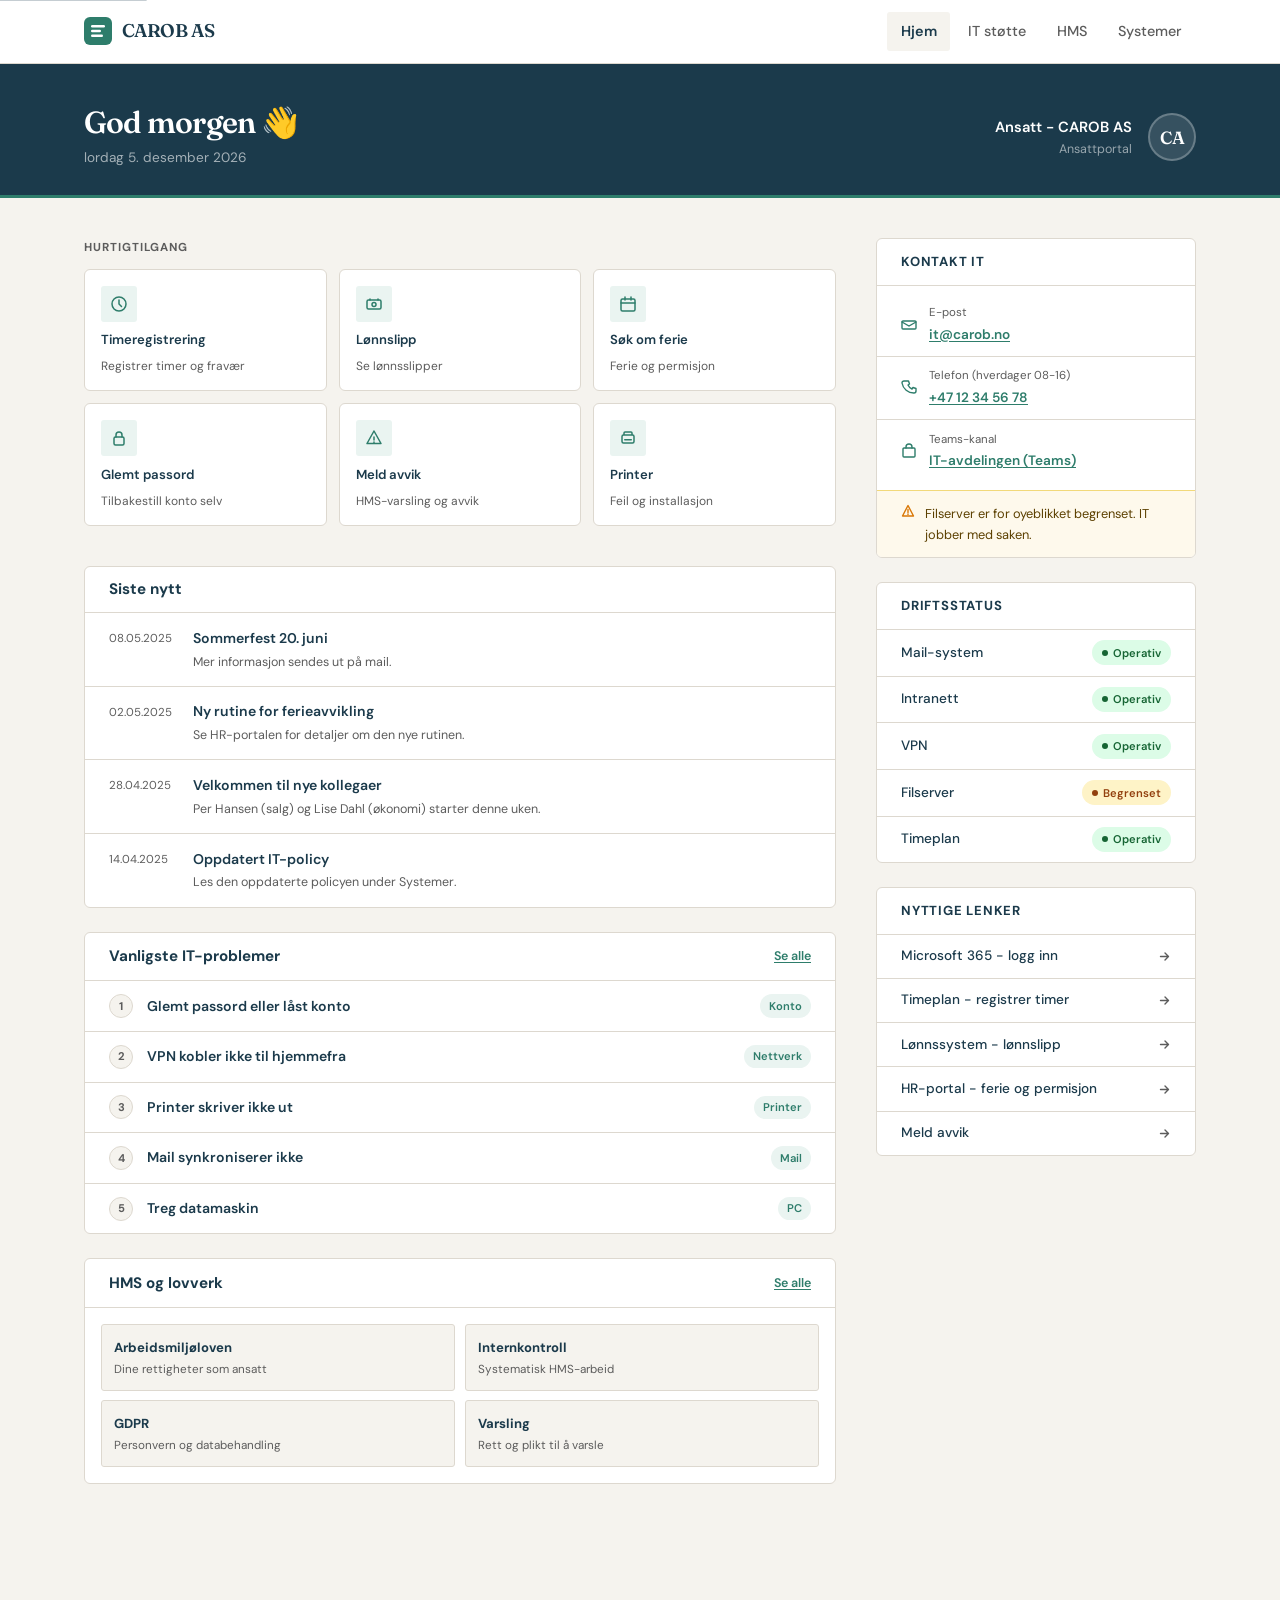
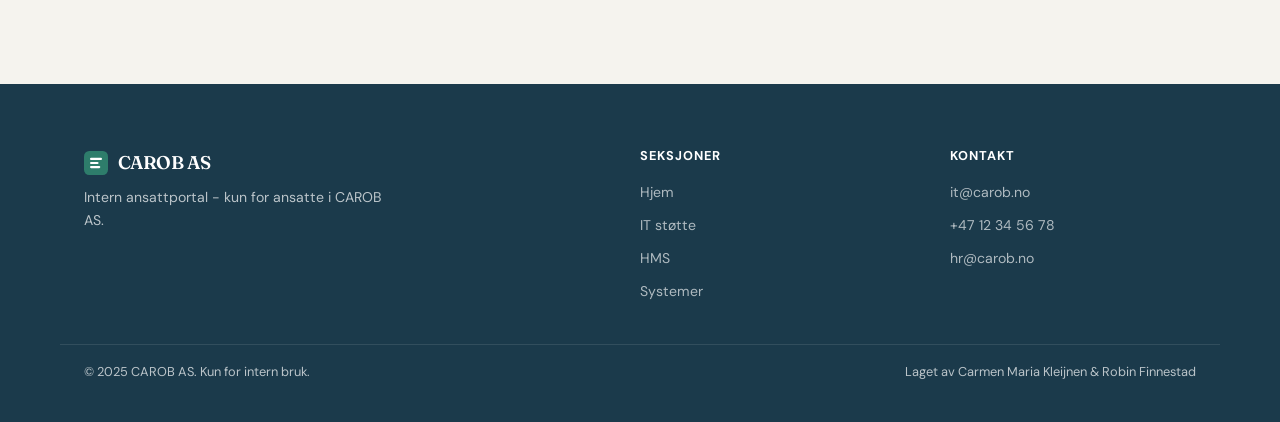
<file: index.html>
<!DOCTYPE html>
<html lang="nb">
<head>
  <meta charset="UTF-8" />
  <meta name="viewport" content="width=device-width, initial-scale=1.0" />
  <meta name="description" content="CAROB AS - Ansattportal. Din inngang til systemer, IT-hjelp, HMS og nyheter." />
  <title>CAROB AS - Ansattportal</title>
  <link rel="stylesheet" href="styles.css" />
  <style>
    .announcement-bar {
      background: var(--color-accent);
      color: #fff;
      font-size: 0.82rem;
      font-weight: 500;
      padding: 0.45rem var(--space-md);
      text-align: center;
      letter-spacing: 0.01em;
    }
    .announcement-bar a { color: #fff; text-decoration: underline; text-underline-offset: 2px; }

    .portal-header {
      background: var(--color-primary);
      padding: var(--space-lg) 0 var(--space-md);
      border-bottom: 3px solid var(--color-accent);
    }
    .portal-header-inner {
      max-width: var(--max-width);
      margin: 0 auto;
      padding: 0 var(--space-md);
      display: flex;
      align-items: center;
      justify-content: space-between;
      gap: var(--space-md);
      flex-wrap: wrap;
    }
    .portal-welcome h1 {
      color: #fff;
      font-size: clamp(1.4rem, 3vw, 1.9rem);
      font-weight: 600;
      margin-bottom: 0.25rem;
    }
    .portal-welcome .date-line {
      color: rgba(255,255,255,0.6);
      font-size: 0.85rem;
      font-family: var(--font-body);
      font-weight: 400;
    }
    .portal-meta { display: flex; align-items: center; gap: var(--space-sm); }
    .portal-avatar {
      width: 48px; height: 48px;
      background: rgba(255,255,255,0.12);
      border: 2px solid rgba(255,255,255,0.25);
      border-radius: 50%;
      display: flex; align-items: center; justify-content: center;
      color: #fff;
      font-family: var(--font-display);
      font-weight: 600;
      font-size: 1.1rem;
    }
    .portal-user-info { text-align: right; }
    .portal-user-info .name { color: #fff; font-size: 0.92rem; font-weight: 600; }
    .portal-user-info .dept { color: rgba(255,255,255,0.55); font-size: 0.78rem; }

    .status-strip {
      background: var(--color-surface);
      border-bottom: 1px solid var(--color-border);
      padding: 0.6rem 0;
    }
    .status-strip-inner {
      max-width: var(--max-width);
      margin: 0 auto;
      padding: 0 var(--space-md);
      display: flex;
      align-items: center;
      gap: var(--space-lg);
      flex-wrap: wrap;
    }
    .status-item {
      display: flex;
      align-items: center;
      gap: 0.45rem;
      font-size: 0.82rem;
      color: var(--color-muted);
    }
    .status-dot { width: 7px; height: 7px; border-radius: 50%; flex-shrink: 0; }
    .status-dot--ok   { background: #16A34A; }
    .status-dot--warn { background: #D97706; }
    .status-dot--error{ background: #DC2626; }
    .status-item strong { color: var(--color-text); font-weight: 600; }
    .status-strip-label {
      font-size: 0.75rem; font-weight: 700; text-transform: uppercase;
      letter-spacing: 0.07em; color: var(--color-muted); margin-right: 0.25rem;
    }

    .dashboard {
      max-width: var(--max-width);
      margin: 0 auto;
      padding: var(--space-lg) var(--space-md) var(--space-xl);
      display: grid;
      grid-template-columns: 1fr 320px;
      gap: var(--space-lg);
      align-items: start;
    }

    .section-label {
      font-size: 0.72rem; font-weight: 700; letter-spacing: 0.09em;
      text-transform: uppercase; color: var(--color-muted); margin-bottom: 0.75rem;
    }

    .quick-actions {
      display: grid;
      grid-template-columns: repeat(3, 1fr);
      gap: 0.75rem;
      margin-bottom: var(--space-lg);
    }
    .qa-card {
      background: var(--color-surface);
      border: 1px solid var(--color-border);
      border-radius: var(--radius);
      padding: var(--space-sm);
      display: flex; flex-direction: column; align-items: flex-start; gap: 0.6rem;
      text-decoration: none;
      transition: border-color 0.15s, box-shadow 0.15s, transform 0.12s;
    }
    .qa-card:hover {
      border-color: var(--color-accent);
      box-shadow: 0 2px 12px rgba(46,125,107,0.1);
      transform: translateY(-2px);
    }
    .qa-icon {
      width: 36px; height: 36px;
      background: var(--color-accent-bg);
      border-radius: var(--radius-sm);
      display: flex; align-items: center; justify-content: center;
      color: var(--color-accent); flex-shrink: 0;
    }
    .qa-card span { font-size: 0.82rem; font-weight: 600; color: var(--color-primary); line-height: 1.3; }
    .qa-card p { font-size: 0.75rem; color: var(--color-muted); max-width: none; line-height: 1.35; }

    .panel {
      background: var(--color-surface);
      border: 1px solid var(--color-border);
      border-radius: var(--radius);
      overflow: hidden;
      margin-bottom: var(--space-md);
    }
    .panel-header {
      padding: 0.85rem var(--space-md);
      border-bottom: 1px solid var(--color-border);
      display: flex; align-items: center; justify-content: space-between;
    }
    .panel-header h2 {
      font-size: 0.95rem; font-weight: 700; color: var(--color-primary);
      font-family: var(--font-body); letter-spacing: 0;
    }
    .panel-header a { font-size: 0.78rem; color: var(--color-accent); font-weight: 600; text-decoration: underline; text-underline-offset: 2px; }

    /* News */
    .news-item {
      display: flex;
      gap: 0.75rem;
      padding: 0.85rem var(--space-md);
      border-bottom: 1px solid var(--color-border);
      align-items: flex-start;
    }
    .news-item:last-child { border-bottom: none; }
    .news-date {
      font-size: 0.72rem; color: var(--color-muted); white-space: nowrap;
      padding-top: 0.15rem; min-width: 72px;
    }
    .news-title { font-size: 0.88rem; font-weight: 600; color: var(--color-primary); display: block; margin-bottom: 0.1rem; }
    .news-item p { font-size: 0.78rem; color: var(--color-muted); max-width: none; }

    /* Top problems */
    .problem-list { list-style: none; }
    .problem-item {
      display: flex; align-items: center; gap: 0.85rem;
      padding: 0.8rem var(--space-md);
      border-bottom: 1px solid var(--color-border);
      transition: background 0.12s;
    }
    .problem-item:last-child { border-bottom: none; }
    .problem-item:hover { background: var(--color-bg); }
    .problem-num {
      width: 24px; height: 24px;
      background: var(--color-bg); border: 1px solid var(--color-border);
      border-radius: 50%;
      display: flex; align-items: center; justify-content: center;
      font-size: 0.7rem; font-weight: 700; color: var(--color-muted); flex-shrink: 0;
    }
    .problem-item a { font-size: 0.88rem; font-weight: 600; color: var(--color-primary); text-decoration: none; flex: 1; }
    .problem-item a:hover { color: var(--color-accent); }
    .problem-item .tag {
      font-size: 0.7rem; font-weight: 600;
      padding: 0.15rem 0.55rem; border-radius: 99px;
      background: var(--color-accent-bg); color: var(--color-accent); white-space: nowrap;
    }

    /* HMS tiles */
    .hms-grid {
      display: grid; grid-template-columns: 1fr 1fr; gap: 0.6rem; padding: var(--space-sm);
    }
    .hms-tile {
      background: var(--color-bg); border: 1px solid var(--color-border);
      border-radius: var(--radius-sm); padding: 0.75rem; text-decoration: none;
      transition: border-color 0.15s, background 0.15s;
    }
    .hms-tile:hover { border-color: var(--color-accent); background: var(--color-accent-bg); }
    .hms-tile .hms-title { font-size: 0.82rem; font-weight: 700; color: var(--color-primary); margin-bottom: 0.2rem; }
    .hms-tile p { font-size: 0.73rem; color: var(--color-muted); max-width: none; line-height: 1.35; }

    /* Sidebar */
    .sidebar-panel {
      background: var(--color-surface); border: 1px solid var(--color-border);
      border-radius: var(--radius); overflow: hidden; margin-bottom: var(--space-md);
    }
    .sidebar-panel-header {
      padding: 0.75rem var(--space-sm) 0.75rem var(--space-md);
      border-bottom: 1px solid var(--color-border);
      font-size: 0.82rem; font-weight: 700; color: var(--color-primary);
      text-transform: uppercase; letter-spacing: 0.06em;
    }
    .contact-list { list-style: none; padding: 0.5rem 0; }
    .contact-list li {
      display: flex; align-items: center; gap: 0.75rem;
      padding: 0.6rem var(--space-md); font-size: 0.85rem;
      border-bottom: 1px solid var(--color-border);
    }
    .contact-list li:last-child { border-bottom: none; }
    .contact-list svg { color: var(--color-accent); flex-shrink: 0; }
    .contact-list a { color: var(--color-accent); font-weight: 600; text-decoration: underline; text-underline-offset: 2px; }
    .contact-list .cl-label { display: block; font-size: 0.72rem; color: var(--color-muted); margin-bottom: 0.1rem; }
    .link-list { list-style: none; }
    .link-list li a {
      display: flex; align-items: center; justify-content: space-between;
      padding: 0.65rem var(--space-md); font-size: 0.85rem; font-weight: 500;
      color: var(--color-primary); border-bottom: 1px solid var(--color-border);
      transition: background 0.12s, color 0.12s;
    }
    .link-list li:last-child a { border-bottom: none; }
    .link-list li a:hover { background: var(--color-bg); color: var(--color-accent); }
    .link-list li a svg { color: var(--color-muted); flex-shrink: 0; }
    .panel-alert {
      display: flex; gap: 0.6rem; align-items: flex-start;
      padding: 0.75rem var(--space-md);
      background: #FEF9EC; border-top: 1px solid #F2D97A;
      font-size: 0.8rem; color: #5C4000;
    }
    .panel-alert svg { flex-shrink: 0; margin-top: 1px; }

    @media (max-width: 900px) {
      .dashboard { grid-template-columns: 1fr; }
      .quick-actions { grid-template-columns: repeat(3, 1fr); }
    }
    @media (max-width: 500px) {
      .quick-actions { grid-template-columns: repeat(2, 1fr); }
      .hms-grid { grid-template-columns: 1fr; }
      .portal-meta { display: none; }
    }
  </style>
</head>
<body data-page="home">

  <a href="#main" class="skip-link">Hopp til innhold</a>

  <nav class="site-nav" aria-label="Hovednavigasjon">
    <div class="nav-inner">
      <a href="index.html" class="nav-logo" aria-label="CAROB AS - til forsiden">
        <svg width="28" height="28" viewBox="0 0 28 28" fill="none" aria-hidden="true">
          <rect width="28" height="28" rx="6" fill="#2E7D6B"/>
          <rect x="7" y="8" width="14" height="2.5" rx="1.25" fill="white"/>
          <rect x="7" y="12.75" width="10" height="2.5" rx="1.25" fill="white"/>
          <rect x="7" y="17.5" width="12" height="2.5" rx="1.25" fill="white"/>
        </svg>
        CAROB AS
      </a>
      <ul class="nav-links" role="list">
        <li><a href="index.html" aria-current="page">Hjem</a></li>
        <li><a href="it-support.html">IT støtte</a></li>
        <li><a href="hms.html">HMS</a></li>
        <li><a href="rutiner.html">Systemer</a></li>
      </ul>
      <button class="nav-toggle" aria-expanded="false" aria-controls="nav-links" aria-label="Åpne meny">
        <svg width="22" height="22" viewBox="0 0 22 22" fill="none" aria-hidden="true">
          <rect x="2" y="5" width="18" height="2" rx="1" fill="currentColor"/>
          <rect x="2" y="10" width="18" height="2" rx="1" fill="currentColor"/>
          <rect x="2" y="15" width="18" height="2" rx="1" fill="currentColor"/>
        </svg>
      </button>
    </div>
  </nav>

  <header class="portal-header" role="banner">
    <div class="portal-header-inner">
      <div class="portal-welcome">
        <h1 id="greeting">Hei!</h1>
        <span class="date-line" id="date-line">Laster dato...</span>
      </div>
      <div class="portal-meta">
        <div class="portal-user-info">
          <div class="name">Ansatt - CAROB AS</div>
          <div class="dept">Ansattportal</div>
        </div>
        <div class="portal-avatar" aria-hidden="true">CA</div>
      </div>
    </div>
  </header>


<main id="main">
    <div class="dashboard">

      <div>
        <p class="section-label">Hurtigtilgang</p>
        <div class="quick-actions" role="list" id="cms-quick-actions"></div>

        <div class="panel" aria-labelledby="news-heading">
          <div class="panel-header">
            <h2 id="news-heading">Siste nytt</h2>
          </div>
          <div id="cms-news"></div>
        </div>

        <div class="panel" aria-labelledby="problems-heading">
          <div class="panel-header">
            <h2 id="problems-heading">Vanligste IT-problemer</h2>
            <a href="it-support.html">Se alle</a>
          </div>
          <ul class="problem-list" id="cms-top-issues"></ul>
        </div>

        <div class="panel" aria-labelledby="hms-panel-heading">
          <div class="panel-header">
            <h2 id="hms-panel-heading">HMS og lovverk</h2>
            <a href="hms.html">Se alle</a>
          </div>
          <div class="hms-grid" id="cms-hms-tiles"></div>
        </div>
      </div>

      <aside aria-label="Kontakt og nyttige lenker">

        <div class="sidebar-panel">
          <div class="sidebar-panel-header">Kontakt IT</div>
          <ul class="contact-list">
            <li>
              <svg width="16" height="16" viewBox="0 0 16 16" fill="none" aria-hidden="true"><path d="M2 4h12a1 1 0 0 1 1 1v6a1 1 0 0 1-1 1H2a1 1 0 0 1-1-1V5a1 1 0 0 1 1-1z" stroke="currentColor" stroke-width="1.4"/><path d="M1 5l7 4 7-4" stroke="currentColor" stroke-width="1.4" stroke-linecap="round"/></svg>
              <div>
                <span class="cl-label">E-post</span>
                <a href="mailto:it@carob.no">it@carob.no</a>
              </div>
            </li>
            <li>
              <svg width="16" height="16" viewBox="0 0 16 16" fill="none" aria-hidden="true"><path d="M5 1h2.5l1 3-1.5 1a8 8 0 0 0 4 4l1-1.5 3 1V11a2 2 0 0 1-2 2A12 12 0 0 1 1 3a2 2 0 0 1 2-2z" stroke="currentColor" stroke-width="1.4" stroke-linejoin="round"/></svg>
              <div>
                <span class="cl-label">Telefon (hverdager 08-16)</span>
                <a href="tel:+4712345678">+47 12 34 56 78</a>
              </div>
            </li>
            <li>
              <svg width="16" height="16" viewBox="0 0 16 16" fill="none" aria-hidden="true"><path d="M13 5H3a1 1 0 0 0-1 1v7a1 1 0 0 0 1 1h10a1 1 0 0 0 1-1V6a1 1 0 0 0-1-1z" stroke="currentColor" stroke-width="1.4"/><path d="M11 5V4a3 3 0 0 0-6 0v1" stroke="currentColor" stroke-width="1.4" stroke-linecap="round"/></svg>
              <div>
                <span class="cl-label">Teams-kanal</span>
                <a href="#">IT-avdelingen (Teams)</a>
              </div>
            </li>
          </ul>
          <div class="panel-alert" role="status" id="cms-sidebar-alert" hidden>
            <svg width="14" height="14" viewBox="0 0 14 14" fill="none" aria-hidden="true"><path d="M7 1.5L1.5 12h11L7 1.5z" stroke="#D97706" stroke-width="1.4" stroke-linejoin="round"/><path d="M7 5.5v3M7 10v.5" stroke="#D97706" stroke-width="1.4" stroke-linecap="round"/></svg>
            <span></span>
          </div>
        </div>

        <div class="sidebar-panel" id="driftsstatus">
          <div class="sidebar-panel-header">Driftsstatus</div>
          <ul class="link-list" id="cms-driftsstatus"></ul>
        </div>

        <div class="sidebar-panel">
          <div class="sidebar-panel-header">Nyttige lenker</div>
          <ul class="link-list" id="cms-useful-links"></ul>
        </div>

      </aside>
    </div>
  </main>

  <footer class="site-footer" role="contentinfo">
    <div class="footer-inner">
      <div class="footer-brand">
        <a href="index.html" class="nav-logo" style="color:#fff;" aria-label="CAROB AS forsiden">
          <svg width="24" height="24" viewBox="0 0 28 28" fill="none" aria-hidden="true"><rect width="28" height="28" rx="6" fill="#2E7D6B"/><rect x="7" y="8" width="14" height="2.5" rx="1.25" fill="white"/><rect x="7" y="12.75" width="10" height="2.5" rx="1.25" fill="white"/><rect x="7" y="17.5" width="12" height="2.5" rx="1.25" fill="white"/></svg>
          CAROB AS
        </a>
        <p>Intern ansattportal - kun for ansatte i CAROB AS.</p>
      </div>
      <div class="footer-col">
        <h4>Seksjoner</h4>
        <ul>
          <li><a href="index.html">Hjem</a></li>
          <li><a href="it-support.html">IT støtte</a></li>
          <li><a href="hms.html">HMS</a></li>
          <li><a href="rutiner.html">Systemer</a></li>
        </ul>
      </div>
      <div class="footer-col">
        <h4>Kontakt</h4>
        <ul>
          <li><a href="mailto:it@carob.no">it@carob.no</a></li>
          <li><a href="tel:+4712345678">+47 12 34 56 78</a></li>
          <li><a href="mailto:hr@carob.no">hr@carob.no</a></li>
        </ul>
      </div>
    </div>
    <div class="footer-bottom">
      <span>&copy; 2025 CAROB AS. Kun for intern bruk.</span>
      <span>Laget av Carmen Maria Kleijnen &amp; Robin Finnestad</span>
    </div>
  </footer>

  <style>.sr-only{position:absolute;width:1px;height:1px;padding:0;margin:-1px;overflow:hidden;clip:rect(0,0,0,0);white-space:nowrap;border:0}</style>

  <script>
    const greetingEl = document.getElementById('greeting');
    const dateEl = document.getElementById('date-line');
    const now = new Date();
    const hour = now.getHours();
    let greeting = 'God morgen';
    if (hour >= 12 && hour < 17) greeting = 'God ettermiddag';
    else if (hour >= 17) greeting = 'God kveld';
    greetingEl.textContent = greeting + ' 👋';
    const days = ['sondag','mandag','tirsdag','onsdag','torsdag','fredag','lordag'];
    const months = ['januar','februar','mars','april','mai','juni','juli','august','september','oktober','november','desember'];
    dateEl.textContent = `${days[now.getDay()]} ${now.getDate()}. ${months[now.getMonth()]} ${now.getFullYear()}`;
  </script>
  <script src="loader.js"></script>

</body>
</html>
</file>
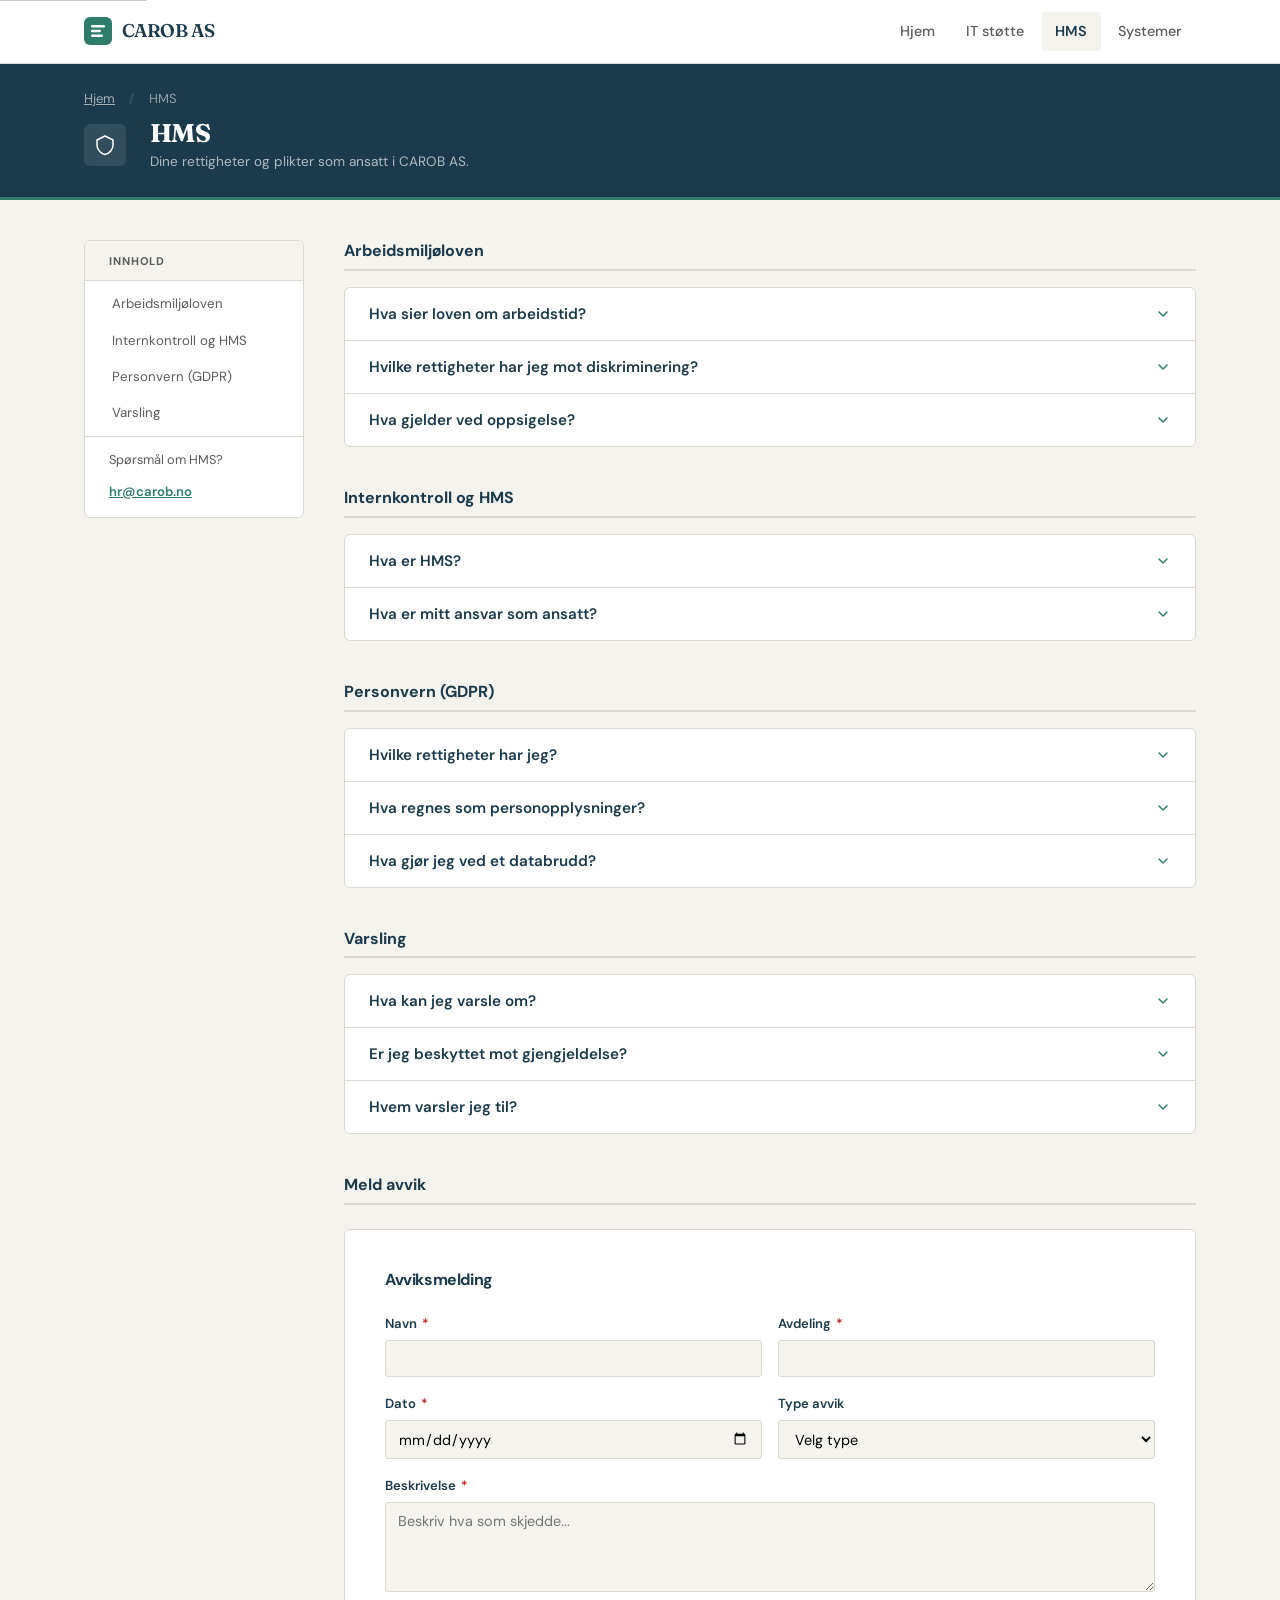
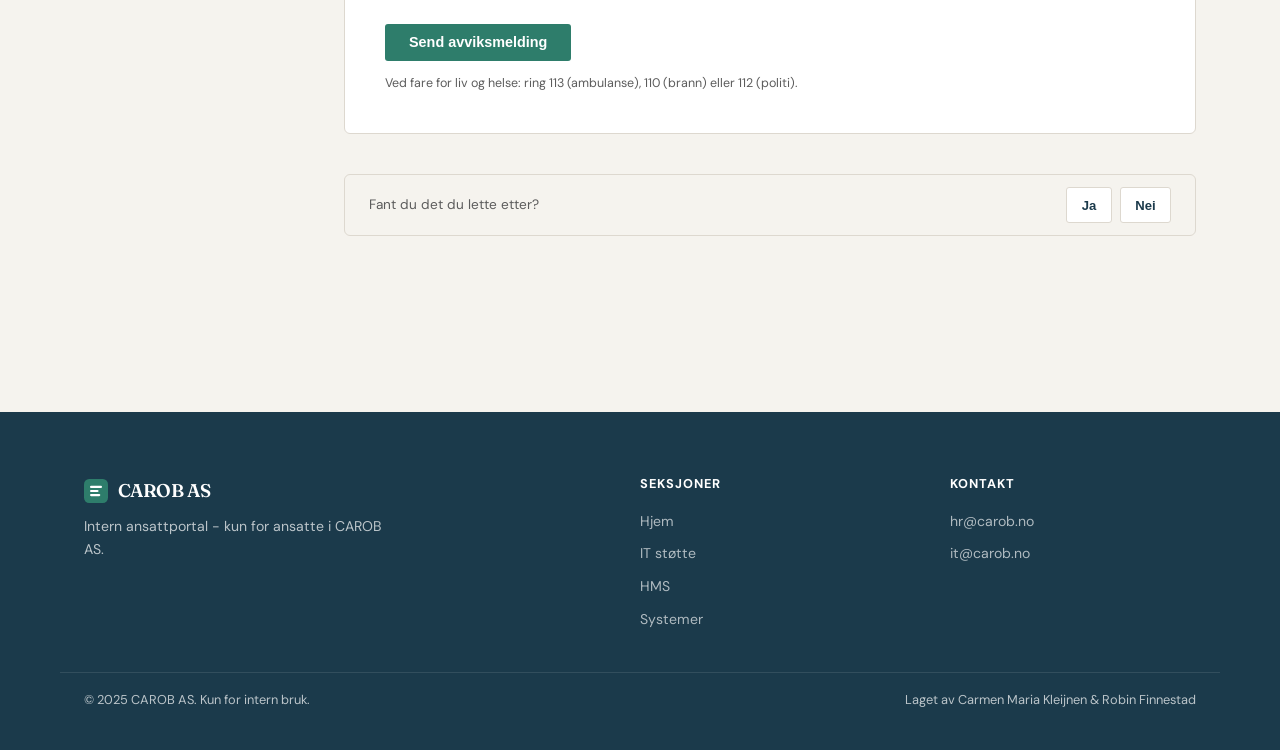
<file: hms.html>
<!DOCTYPE html>
<html lang="nb">
<head>
  <meta charset="UTF-8" />
  <meta name="viewport" content="width=device-width, initial-scale=1.0" />
  <meta name="description" content="HMS og ansattrettigheter i CAROB AS - arbeidsmiljo, GDPR og varsling." />
  <title>HMS - CAROB AS</title>
  <link rel="stylesheet" href="styles.css" />
  <style>
    .announcement-bar {
      background: var(--color-accent); color: #fff;
      font-size: 0.82rem; font-weight: 500;
      padding: 0.45rem var(--space-md); text-align: center;
    }
    .announcement-bar a { color: #fff; text-decoration: underline; text-underline-offset: 2px; }

    .page-header {
      background: var(--color-primary);
      border-bottom: 3px solid var(--color-accent);
      padding: var(--space-md) 0;
    }
    .page-header-inner { max-width: var(--max-width); margin: 0 auto; padding: 0 var(--space-md); }
    .page-header .breadcrumb { margin-bottom: 0.5rem; }
    .page-header-row { display: flex; align-items: center; gap: var(--space-md); flex-wrap: wrap; }
    .page-header-icon {
      width: 42px; height: 42px; background: rgba(255,255,255,0.1);
      border-radius: var(--radius); display: flex; align-items: center;
      justify-content: center; color: #fff; flex-shrink: 0;
    }
    .page-header h1 { color: #fff; font-size: clamp(1.25rem, 2.5vw, 1.6rem); margin-bottom: 0.15rem; }
    .page-header p { color: rgba(255,255,255,0.65); font-size: 0.85rem; max-width: none; }

    /* Avvik form */
    .avvik-form {
      background: var(--color-surface);
      border: 1px solid var(--color-border);
      border-radius: var(--radius);
      padding: var(--space-lg);
      margin-top: var(--space-md);
    }
    .avvik-form h3 {
      font-family: var(--font-body); font-size: 1rem;
      font-weight: 700; color: var(--color-primary);
      margin-bottom: var(--space-md);
    }
    .form-row { display: grid; grid-template-columns: 1fr 1fr; gap: var(--space-sm); margin-bottom: var(--space-sm); }
    .form-group { display: flex; flex-direction: column; gap: 0.3rem; }
    .form-group label { font-size: 0.82rem; font-weight: 600; color: var(--color-primary); }
    .form-group input, .form-group select, .form-group textarea {
      padding: 0.55rem 0.75rem; font-size: 0.9rem;
      border: 1px solid var(--color-border); border-radius: var(--radius-sm);
      background: var(--color-bg); font-family: var(--font-body);
      transition: border-color 0.15s;
    }
    .form-group input:focus, .form-group select:focus, .form-group textarea:focus {
      outline: none; border-color: var(--color-accent);
    }
    .form-group textarea { resize: vertical; min-height: 90px; }
    .form-group .required { color: var(--color-danger); margin-left: 2px; }
    .avvik-form button[type="submit"] {
      background: var(--color-accent); color: #fff;
      border: none; padding: 0.65rem 1.5rem;
      font-size: 0.9rem; font-weight: 600; border-radius: var(--radius-sm);
      cursor: pointer; margin-top: var(--space-sm);
      transition: background 0.15s;
    }
    .avvik-form button[type="submit"]:hover { background: #245f52; }
    .form-success {
      display: none; background: #DCFCE7; border: 1px solid #16A34A;
      border-radius: var(--radius-sm); padding: var(--space-sm) var(--space-md);
      color: #166534; font-size: 0.9rem; font-weight: 600; margin-top: var(--space-sm);
    }
    .form-success.show { display: block; }

    /* Feedback */
    .feedback-bar {
      display: flex; align-items: center; gap: var(--space-sm);
      padding: 0.75rem var(--space-md); background: var(--color-bg);
      border: 1px solid var(--color-border); border-radius: var(--radius);
      margin-top: var(--space-lg); flex-wrap: wrap;
    }
    .feedback-bar p { font-size: 0.85rem; color: var(--color-muted); max-width: none; flex: 1; }
    .feedback-btns { display: flex; gap: 0.5rem; flex-shrink: 0; }
    .feedback-btn {
      display: inline-flex; align-items: center; gap: 0.4rem;
      padding: 0.4rem 0.9rem; font-size: 0.82rem; font-weight: 600;
      border-radius: var(--radius-sm); border: 1px solid var(--color-border);
      background: var(--color-surface); color: var(--color-primary);
      cursor: pointer; transition: background 0.12s, border-color 0.12s; min-height: 36px;
    }
    .feedback-btn--yes:hover { background: #DCFCE7; border-color: #16A34A; color: #166534; }
    .feedback-btn--no:hover  { background: #FEE2E2; border-color: #DC2626; color: #991B1B; }
    .feedback-result { font-size: 0.85rem; color: var(--color-accent); font-weight: 600; display: none; }
    .feedback-result.show { display: block; }

    @media (max-width: 620px) { .form-row { grid-template-columns: 1fr; } }

    /* Tokolonne-layout */
    .content-layout {
      max-width: var(--max-width);
      margin: 0 auto;
      padding: var(--space-lg) var(--space-md) var(--space-xl);
      display: grid;
      grid-template-columns: 220px 1fr;
      gap: var(--space-lg);
      align-items: start;
    }
    .content-sidebar { position: sticky; top: calc(var(--nav-height) + 1rem); }
    .sidebar-toc {
      background: var(--color-surface);
      border: 1px solid var(--color-border);
      border-radius: var(--radius);
      overflow: hidden;
    }
    .sidebar-toc-header {
      padding: 0.65rem var(--space-md);
      border-bottom: 1px solid var(--color-border);
      font-size: 0.7rem; font-weight: 700;
      text-transform: uppercase; letter-spacing: 0.08em;
      color: var(--color-muted); background: var(--color-bg);
    }
    .sidebar-toc ul { padding: 0.3rem 0; }
    .sidebar-toc li a {
      display: block; padding: 0.45rem var(--space-md);
      font-size: 0.83rem; color: var(--color-muted);
      border-left: 3px solid transparent;
      transition: color 0.12s, background 0.12s;
    }
    .sidebar-toc li a:hover { color: var(--color-primary); background: var(--color-bg); border-left-color: var(--color-accent); }
    .content-main { min-width: 0; }
    .content-section { margin-bottom: var(--space-lg); }
    .section-title {
      font-family: var(--font-body) !important;
      font-size: 1rem !important;
      font-weight: 700; letter-spacing: 0; line-height: 1.4;
      color: var(--color-primary);
      margin-bottom: var(--space-sm);
      padding-bottom: 0.4rem;
      border-bottom: 2px solid var(--color-border);
    }
    @media (max-width: 900px) {
      .content-layout { grid-template-columns: 1fr; }
      .content-sidebar { position: static; }
    }

    .sr-only{position:absolute;width:1px;height:1px;padding:0;margin:-1px;overflow:hidden;clip:rect(0,0,0,0);white-space:nowrap;border:0}
  </style>
</head>
<body data-page="hms">

  <a href="#main" class="skip-link">Hopp til innhold</a>

  <nav class="site-nav" aria-label="Hovednavigasjon">
    <div class="nav-inner">
      <a href="index.html" class="nav-logo" aria-label="CAROB AS - til forsiden">
        <svg width="28" height="28" viewBox="0 0 28 28" fill="none" aria-hidden="true">
          <rect width="28" height="28" rx="6" fill="#2E7D6B"/>
          <rect x="7" y="8" width="14" height="2.5" rx="1.25" fill="white"/>
          <rect x="7" y="12.75" width="10" height="2.5" rx="1.25" fill="white"/>
          <rect x="7" y="17.5" width="12" height="2.5" rx="1.25" fill="white"/>
        </svg>
        CAROB AS
      </a>
      <ul class="nav-links" role="list">
        <li><a href="index.html">Hjem</a></li>
        <li><a href="it-support.html">IT støtte</a></li>
        <li><a href="hms.html" aria-current="page">HMS</a></li>
        <li><a href="rutiner.html">Systemer</a></li>
      </ul>
      <button class="nav-toggle" aria-expanded="false" aria-controls="nav-links" aria-label="Åpne meny">
        <svg width="22" height="22" viewBox="0 0 22 22" fill="none" aria-hidden="true">
          <rect x="2" y="5" width="18" height="2" rx="1" fill="currentColor"/>
          <rect x="2" y="10" width="18" height="2" rx="1" fill="currentColor"/>
          <rect x="2" y="15" width="18" height="2" rx="1" fill="currentColor"/>
        </svg>
      </button>
    </div>
  </nav>

  <header class="page-header" role="banner">
    <div class="page-header-inner">
      <nav aria-label="Brødsmule" class="breadcrumb">
        <a href="index.html" style="color:rgba(255,255,255,0.6);font-size:0.82rem;">Hjem</a>
        <span style="color:rgba(255,255,255,0.4);margin:0 0.5rem;">/</span>
        <span style="color:#fff;font-size:0.82rem;">HMS</span>
      </nav>
      <div class="page-header-row">
        <div class="page-header-icon" aria-hidden="true">
          <svg width="22" height="22" viewBox="0 0 22 22" fill="none"><path d="M11 2L3 6v5c0 4.4 3.4 8.5 8 9.5 4.6-1 8-5.1 8-9.5V6l-8-4z" stroke="currentColor" stroke-width="1.5" stroke-linejoin="round"/></svg>
        </div>
        <div>
          <h1>HMS</h1>
          <p>Dine rettigheter og plikter som ansatt i CAROB AS.</p>
        </div>
      </div>
    </div>
  </header>

  <div class="content-layout">
    <aside class="content-sidebar" aria-label="Innholdsfortegnelse">
      <div class="sidebar-toc">
        <div class="sidebar-toc-header">Innhold</div>
        <ul id="cms-sidebar-nav"></ul>
        <div style="padding: 0.75rem var(--space-md); border-top: 1px solid var(--color-border);">
          <p style="font-size:0.8rem; color:var(--color-muted); margin-bottom:0.5rem;">Spørsmål om HMS?</p>
          <a href="mailto:hr@carob.no" style="font-size:0.82rem; color:var(--color-accent); font-weight:600; text-decoration:underline;">hr@carob.no</a>
        </div>
      </div>
    </aside>

    <main id="main" class="content-main">

      <div id="cms-accordion"></div>

      <section class="content-section" id="varsling" aria-labelledby="h-meld-avvik">
        <h2 class="section-title" id="h-meld-avvik">Meld avvik</h2>
        <div class="avvik-form">
          <h3>Avviksmelding</h3>
          <form id="avvik-form" novalidate>
            <div class="form-row">
              <div class="form-group">
                <label for="avvik-navn">Navn <span class="required" aria-hidden="true">*</span></label>
                <input type="text" id="avvik-navn" name="navn" required autocomplete="name" />
              </div>
              <div class="form-group">
                <label for="avvik-avdeling">Avdeling <span class="required" aria-hidden="true">*</span></label>
                <input type="text" id="avvik-avdeling" name="avdeling" required />
              </div>
            </div>
            <div class="form-row">
              <div class="form-group">
                <label for="avvik-dato">Dato <span class="required" aria-hidden="true">*</span></label>
                <input type="date" id="avvik-dato" name="dato" required />
              </div>
              <div class="form-group">
                <label for="avvik-type">Type avvik</label>
                <select id="avvik-type" name="type">
                  <option value="">Velg type</option>
                  <option>Nestenulykke</option>
                  <option>Personskade</option>
                  <option>Materiell skade</option>
                  <option>Farlig situasjon</option>
                  <option>Annet</option>
                </select>
              </div>
            </div>
            <div class="form-group" style="margin-bottom:var(--space-sm)">
              <label for="avvik-beskrivelse">Beskrivelse <span class="required" aria-hidden="true">*</span></label>
              <textarea id="avvik-beskrivelse" name="beskrivelse" required placeholder="Beskriv hva som skjedde..."></textarea>
            </div>
            <button type="submit">Send avviksmelding</button>
          </form>
          <div class="form-success" id="form-success" role="status">Avviksmeldingen er sendt. Takk!</div>
          <p style="font-size:0.78rem;color:var(--color-muted);margin-top:0.75rem;">
            Ved fare for liv og helse: ring 113 (ambulanse), 110 (brann) eller 112 (politi).
          </p>
        </div>
      </section>

      <div class="feedback-bar" role="region" aria-label="Tilbakemelding">
        <p>Fant du det du lette etter?</p>
        <div class="feedback-btns">
          <button class="feedback-btn feedback-btn--yes" onclick="showFeedback(this)">Ja</button>
          <button class="feedback-btn feedback-btn--no" onclick="showFeedback(this)">Nei</button>
        </div>
        <span class="feedback-result" id="feedback-result"></span>
      </div>

    </main>
  </div>

  <footer class="site-footer" role="contentinfo">
    <div class="footer-inner">
      <div class="footer-brand">
        <a href="index.html" class="nav-logo" style="color:#fff;">
          <svg width="24" height="24" viewBox="0 0 28 28" fill="none" aria-hidden="true"><rect width="28" height="28" rx="6" fill="#2E7D6B"/><rect x="7" y="8" width="14" height="2.5" rx="1.25" fill="white"/><rect x="7" y="12.75" width="10" height="2.5" rx="1.25" fill="white"/><rect x="7" y="17.5" width="12" height="2.5" rx="1.25" fill="white"/></svg>
          CAROB AS
        </a>
        <p>Intern ansattportal - kun for ansatte i CAROB AS.</p>
      </div>
      <div class="footer-col">
        <h4>Seksjoner</h4>
        <ul>
          <li><a href="index.html">Hjem</a></li>
          <li><a href="it-support.html">IT støtte</a></li>
          <li><a href="hms.html">HMS</a></li>
          <li><a href="rutiner.html">Systemer</a></li>
        </ul>
      </div>
      <div class="footer-col">
        <h4>Kontakt</h4>
        <ul>
          <li><a href="mailto:hr@carob.no">hr@carob.no</a></li>
          <li><a href="mailto:it@carob.no">it@carob.no</a></li>
        </ul>
      </div>
    </div>
    <div class="footer-bottom">
      <span>&copy; 2025 CAROB AS. Kun for intern bruk.</span>
      <span>Laget av Carmen Maria Kleijnen &amp; Robin Finnestad</span>
    </div>
  </footer>

  <script>
    document.getElementById('avvik-form').addEventListener('submit', function(e) {
      e.preventDefault();
      this.style.display = 'none';
      document.getElementById('form-success').classList.add('show');
    });

    function showFeedback(btn) {
      const result = document.getElementById('feedback-result');
      result.textContent = btn.classList.contains('feedback-btn--yes')
        ? 'Takk for tilbakemeldingen!'
        : 'Takk! Kontakt HR for videre hjelp.';
      result.classList.add('show');
      btn.closest('.feedback-btns').style.display = 'none';
    }
  </script>
  <script src="loader.js"></script>

</body>
</html>
</file>
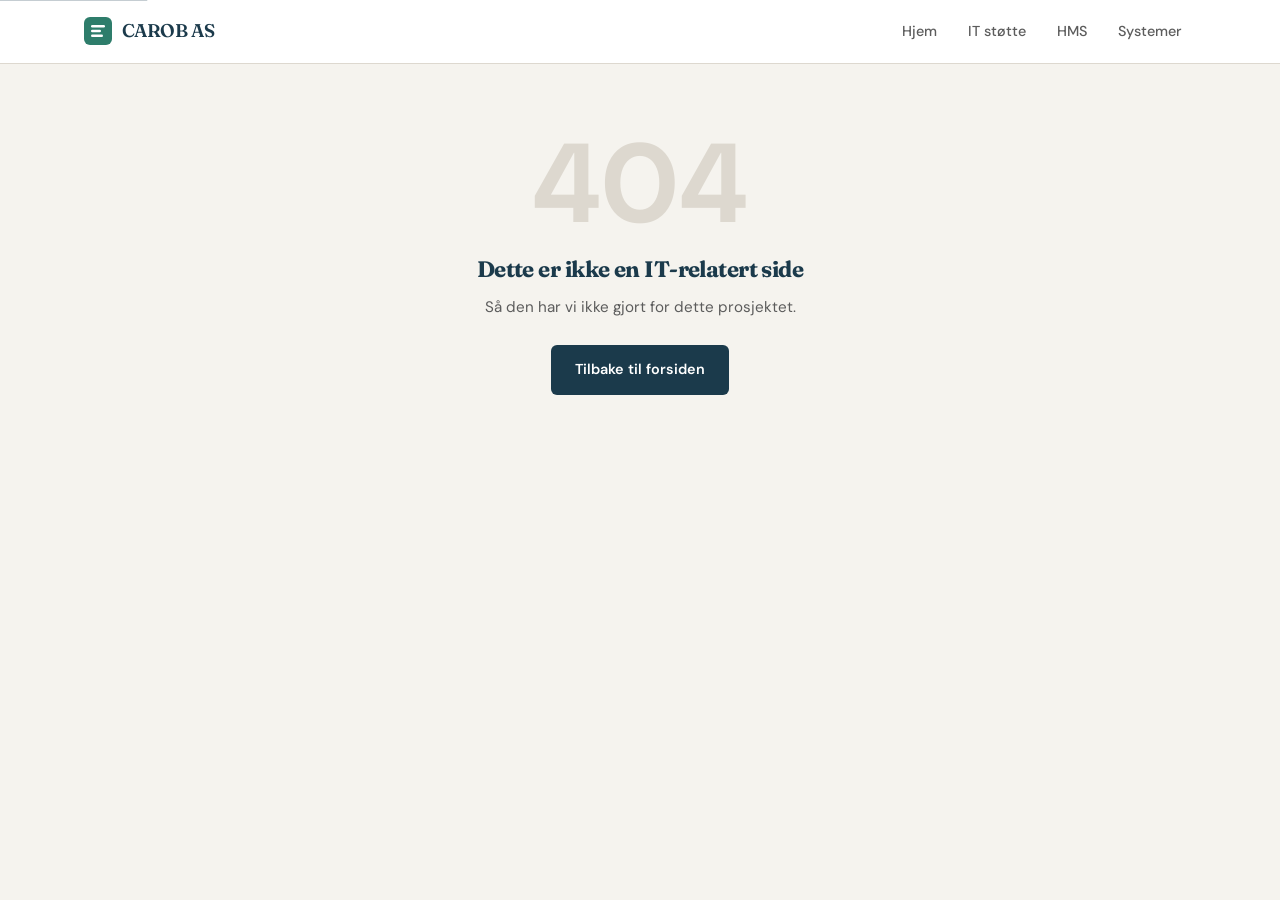
<file: ikke-it.html>
<!DOCTYPE html>
<html lang="nb">
<head>
  <meta charset="UTF-8" />
  <meta name="viewport" content="width=device-width, initial-scale=1.0" />
  <title>Ikke IT-relatert - CAROB AS</title>
  <link rel="stylesheet" href="styles.css" />
</head>
<body>

  <a href="#main" class="skip-link">Hopp til innhold</a>

  <nav class="site-nav" aria-label="Hovednavigasjon">
    <div class="nav-inner">
      <a href="index.html" class="nav-logo" aria-label="CAROB AS - til forsiden">
        <svg width="28" height="28" viewBox="0 0 28 28" fill="none" aria-hidden="true">
          <rect width="28" height="28" rx="6" fill="#2E7D6B"/>
          <rect x="7" y="8" width="14" height="2.5" rx="1.25" fill="white"/>
          <rect x="7" y="12.75" width="10" height="2.5" rx="1.25" fill="white"/>
          <rect x="7" y="17.5" width="12" height="2.5" rx="1.25" fill="white"/>
        </svg>
        CAROB AS
      </a>
      <ul class="nav-links" role="list">
        <li><a href="index.html">Hjem</a></li>
        <li><a href="it-support.html">IT støtte</a></li>
        <li><a href="hms.html">HMS</a></li>
        <li><a href="rutiner.html">Systemer</a></li>
      </ul>
      <button class="nav-toggle" aria-expanded="false" aria-controls="nav-links" aria-label="Åpne meny">
        <svg width="22" height="22" viewBox="0 0 22 22" fill="none" aria-hidden="true">
          <rect x="2" y="5" width="18" height="2" rx="1" fill="currentColor"/>
          <rect x="2" y="10" width="18" height="2" rx="1" fill="currentColor"/>
          <rect x="2" y="15" width="18" height="2" rx="1" fill="currentColor"/>
        </svg>
      </button>
    </div>
  </nav>

  <main id="main" style="max-width:520px; margin: 4rem auto; padding: 0 var(--space-md); text-align:center;">
    <div style="font-size:clamp(4rem,15vw,7rem); font-weight:700; color:var(--color-border); line-height:1; margin-bottom:1rem;" aria-hidden="true">404</div>
    <h1 style="font-size:1.4rem; color:var(--color-primary); margin-bottom:0.75rem;">Dette er ikke en IT-relatert side</h1>
    <p style="color:var(--color-muted); font-size:0.95rem; line-height:1.7;">
      Så den har vi ikke gjort for dette prosjektet.
    </p>
    <a href="index.html" class="btn btn--primary" style="display:inline-block; margin-top:1.5rem;">Tilbake til forsiden</a>
  </main>

  <script>
    const toggle = document.querySelector('.nav-toggle');
    const navLinks = document.querySelector('.nav-links');
    if (toggle && navLinks) {
      toggle.addEventListener('click', () => {
        const open = navLinks.classList.toggle('open');
        toggle.setAttribute('aria-expanded', open);
      });
    }
  </script>

</body>
</html>
</file>
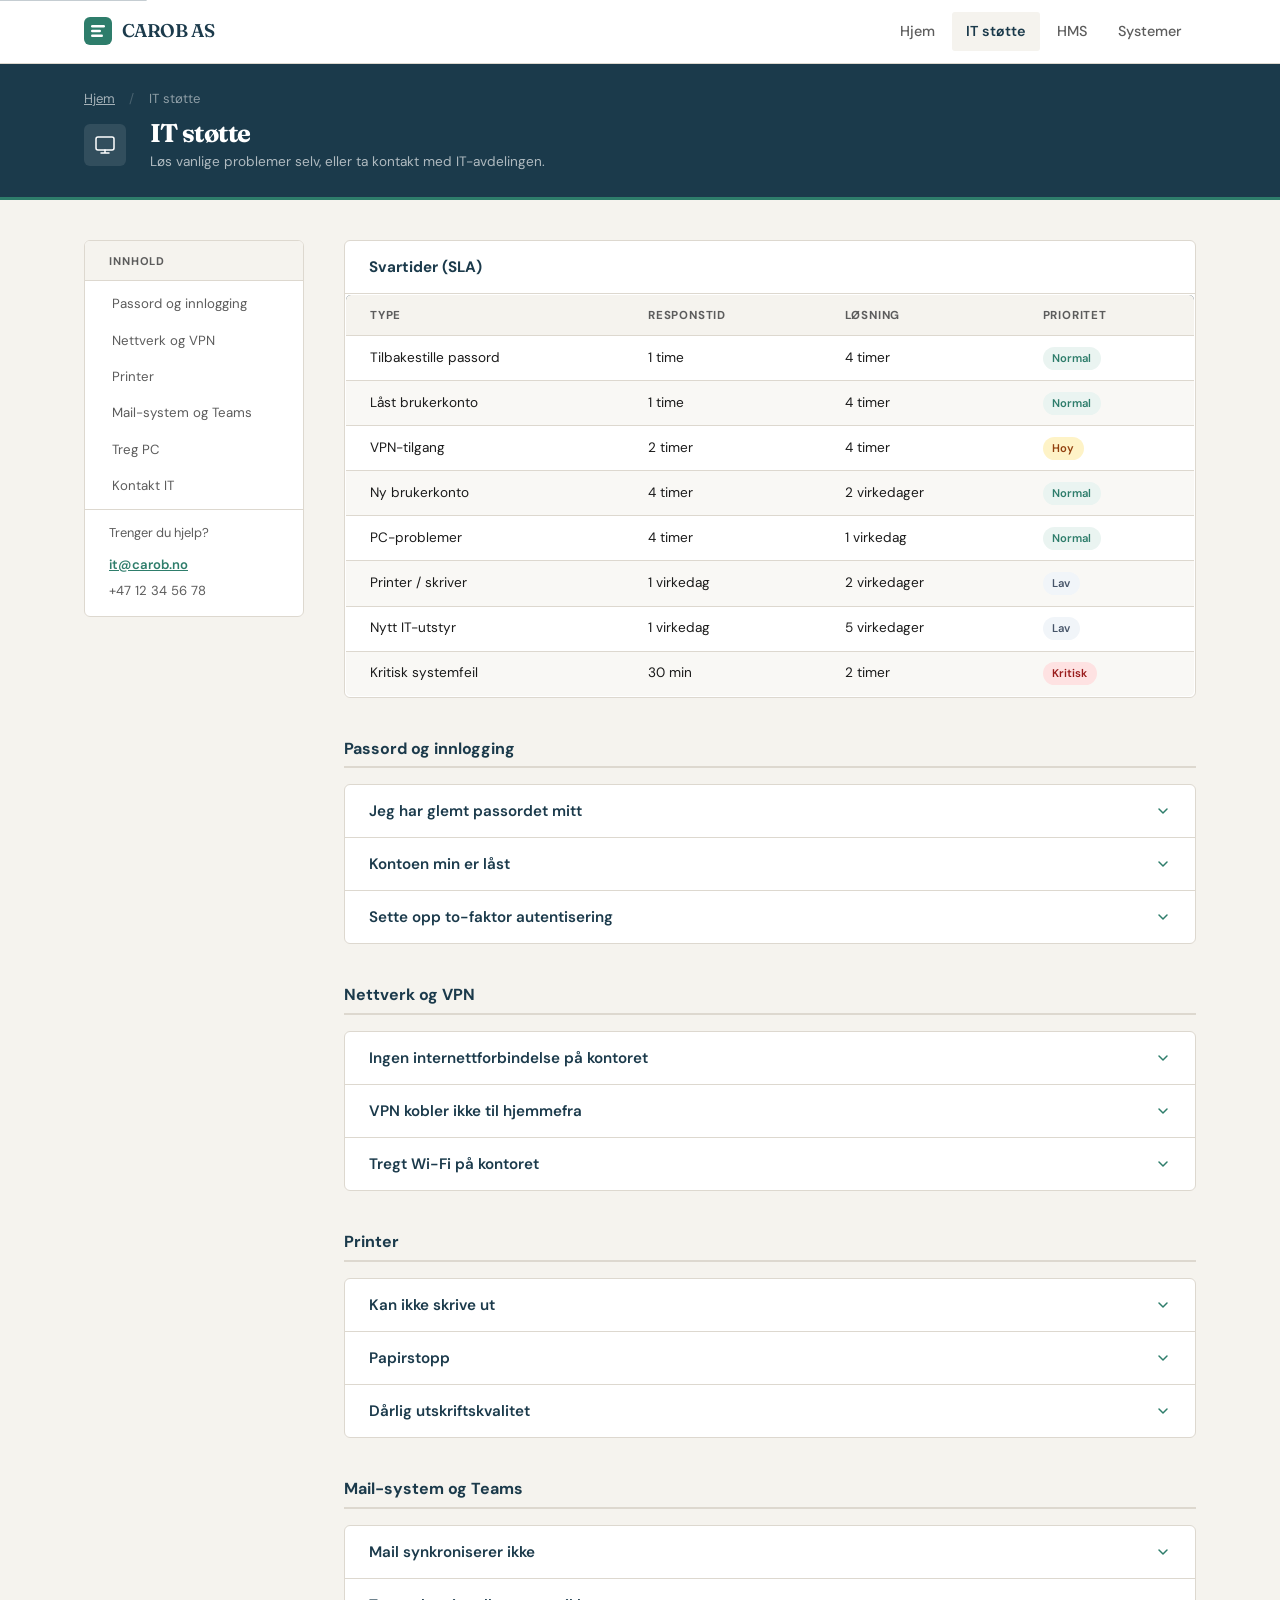
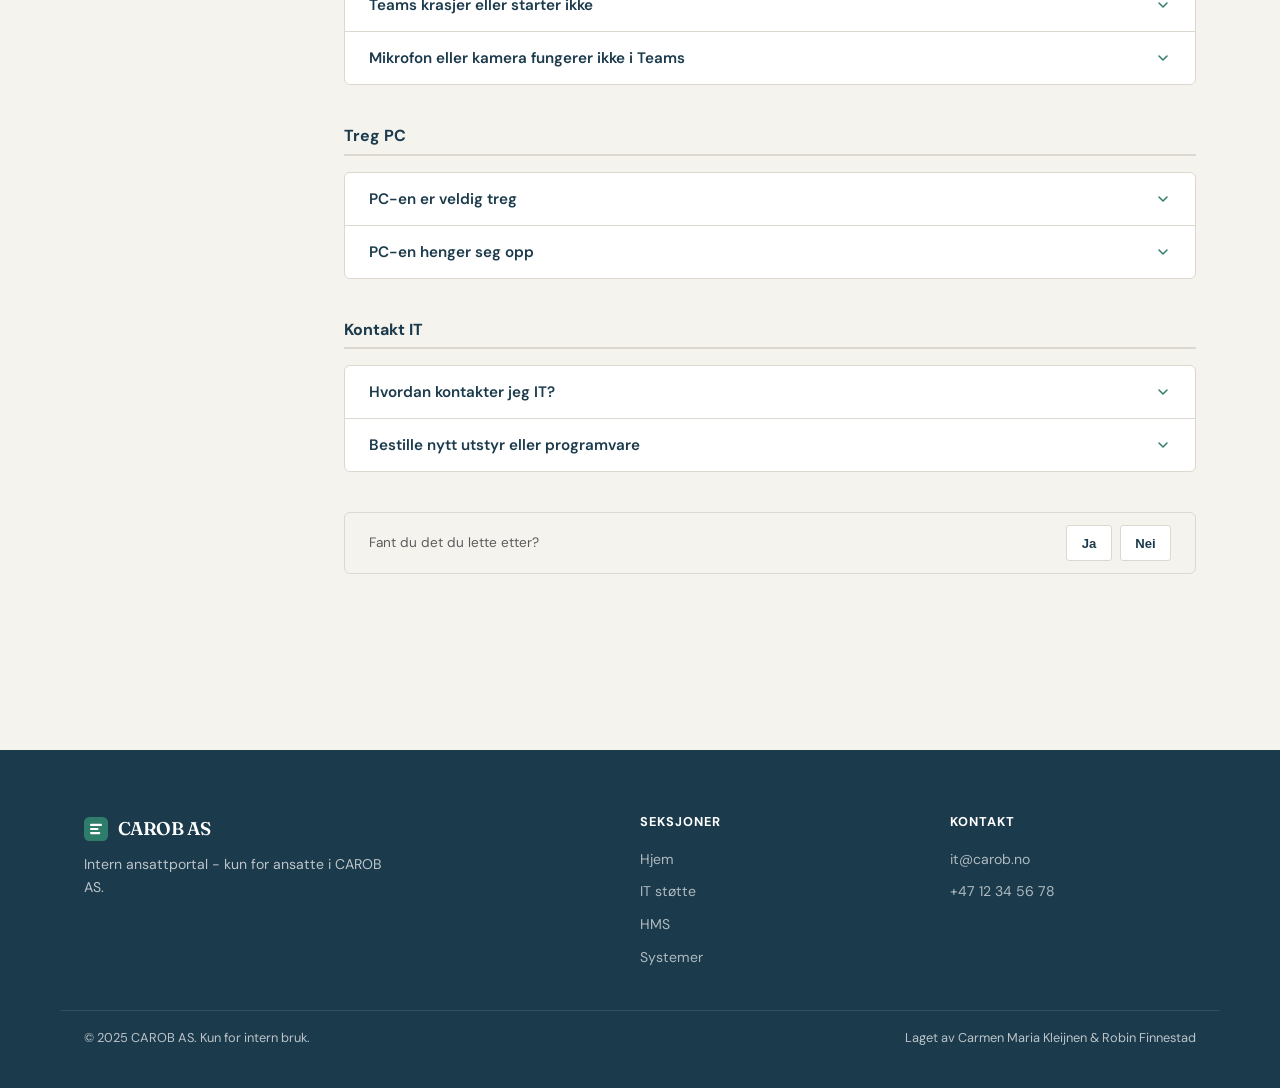
<file: it-support.html>
<!DOCTYPE html>
<html lang="nb">
<head>
  <meta charset="UTF-8" />
  <meta name="viewport" content="width=device-width, initial-scale=1.0" />
  <meta name="description" content="IT støtte for CAROB AS - løs vanlige problemer selv." />
  <title>IT støtte - CAROB AS</title>
  <link rel="stylesheet" href="styles.css" />
  <style>
    .announcement-bar {
      background: var(--color-accent); color: #fff;
      font-size: 0.82rem; font-weight: 500;
      padding: 0.45rem var(--space-md); text-align: center;
    }
    .announcement-bar a { color: #fff; text-decoration: underline; text-underline-offset: 2px; }

    .page-header {
      background: var(--color-primary);
      border-bottom: 3px solid var(--color-accent);
      padding: var(--space-md) 0;
    }
    .page-header-inner { max-width: var(--max-width); margin: 0 auto; padding: 0 var(--space-md); }
    .page-header .breadcrumb { margin-bottom: 0.5rem; }
    .page-header-row { display: flex; align-items: center; gap: var(--space-md); flex-wrap: wrap; }
    .page-header-icon {
      width: 42px; height: 42px; background: rgba(255,255,255,0.1);
      border-radius: var(--radius); display: flex; align-items: center;
      justify-content: center; color: #fff; flex-shrink: 0;
    }
    .page-header h1 { color: #fff; font-size: clamp(1.25rem, 2.5vw, 1.6rem); margin-bottom: 0.15rem; }
    .page-header p { color: rgba(255,255,255,0.65); font-size: 0.85rem; max-width: none; }

    /* SLA */
    .sla-section {
      background: var(--color-surface);
      border: 1px solid var(--color-border);
      border-radius: var(--radius);
      overflow: hidden;
      margin-bottom: var(--space-lg);
    }
    .sla-section-header {
      padding: 0.85rem var(--space-md);
      border-bottom: 1px solid var(--color-border);
      font-size: 0.95rem; font-weight: 700;
      color: var(--color-primary); font-family: var(--font-body);
    }
    .sla-table {
      width: 100%; border-collapse: collapse; font-size: 0.85rem;
    }
    .sla-table th {
      text-align: left; padding: 0.65rem var(--space-md);
      background: var(--color-bg);
      font-size: 0.72rem; font-weight: 700; text-transform: uppercase;
      letter-spacing: 0.07em; color: var(--color-muted);
      border-bottom: 1px solid var(--color-border);
    }
    .sla-table td {
      padding: 0.65rem var(--space-md);
      border-bottom: 1px solid var(--color-border);
      color: var(--color-text);
    }
    .sla-table tr:last-child td { border-bottom: none; }
    .sla-table tr:hover td { background: var(--color-bg); }
    .sla-badge {
      display: inline-block; font-size: 0.7rem; font-weight: 600;
      padding: 0.15rem 0.6rem; border-radius: 99px;
    }
    .sla-badge--kritisk { background: #FEE2E2; color: #991B1B; }
    .sla-badge--hoy     { background: #FEF3C7; color: #92400E; }
    .sla-badge--normal  { background: var(--color-accent-bg); color: var(--color-accent); }
    .sla-badge--lav     { background: #F1F5F9; color: #475569; }

    /* Feedback widget */
    .feedback-bar {
      display: flex; align-items: center; gap: var(--space-sm);
      padding: 0.75rem var(--space-md);
      background: var(--color-bg);
      border: 1px solid var(--color-border);
      border-radius: var(--radius);
      margin-top: var(--space-lg); flex-wrap: wrap;
    }
    .feedback-bar p { font-size: 0.85rem; color: var(--color-muted); max-width: none; flex: 1; }
    .feedback-btns { display: flex; gap: 0.5rem; flex-shrink: 0; }
    .feedback-btn {
      display: inline-flex; align-items: center; gap: 0.4rem;
      padding: 0.4rem 0.9rem; font-size: 0.82rem; font-weight: 600;
      border-radius: var(--radius-sm); border: 1px solid var(--color-border);
      background: var(--color-surface); color: var(--color-primary);
      cursor: pointer; transition: background 0.12s, border-color 0.12s; min-height: 36px;
    }
    .feedback-btn:hover { background: var(--color-bg); border-color: var(--color-primary); }
    .feedback-btn--yes:hover { background: #DCFCE7; border-color: #16A34A; color: #166534; }
    .feedback-btn--no:hover  { background: #FEE2E2; border-color: #DC2626; color: #991B1B; }
    .feedback-result { font-size: 0.85rem; color: var(--color-accent); font-weight: 600; display: none; }
    .feedback-result.show { display: block; }

    /* Tokolonne-layout */
    .content-layout {
      max-width: var(--max-width);
      margin: 0 auto;
      padding: var(--space-lg) var(--space-md) var(--space-xl);
      display: grid;
      grid-template-columns: 220px 1fr;
      gap: var(--space-lg);
      align-items: start;
    }
    .content-sidebar { position: sticky; top: calc(var(--nav-height) + 1rem); }
    .sidebar-toc {
      background: var(--color-surface);
      border: 1px solid var(--color-border);
      border-radius: var(--radius);
      overflow: hidden;
    }
    .sidebar-toc-header {
      padding: 0.65rem var(--space-md);
      border-bottom: 1px solid var(--color-border);
      font-size: 0.7rem; font-weight: 700;
      text-transform: uppercase; letter-spacing: 0.08em;
      color: var(--color-muted); background: var(--color-bg);
    }
    .sidebar-toc ul { padding: 0.3rem 0; }
    .sidebar-toc li a {
      display: block; padding: 0.45rem var(--space-md);
      font-size: 0.83rem; color: var(--color-muted);
      border-left: 3px solid transparent;
      transition: color 0.12s, background 0.12s;
    }
    .sidebar-toc li a:hover { color: var(--color-primary); background: var(--color-bg); border-left-color: var(--color-accent); }
    .content-main { min-width: 0; }
    .content-section { margin-bottom: var(--space-lg); }
    .section-title {
      font-family: var(--font-body) !important;
      font-size: 1rem !important;
      font-weight: 700; letter-spacing: 0; line-height: 1.4;
      color: var(--color-primary);
      margin-bottom: var(--space-sm);
      padding-bottom: 0.4rem;
      border-bottom: 2px solid var(--color-border);
    }
    @media (max-width: 900px) {
      .content-layout { grid-template-columns: 1fr; }
      .content-sidebar { position: static; }
    }

    @media (max-width: 620px) {
      .sla-table th:nth-child(2),
      .sla-table td:nth-child(2) { display: none; }
    }

    .sr-only{position:absolute;width:1px;height:1px;padding:0;margin:-1px;overflow:hidden;clip:rect(0,0,0,0);white-space:nowrap;border:0}
  </style>
</head>
<body data-page="it-support">

  <a href="#main" class="skip-link">Hopp til innhold</a>

  <nav class="site-nav" aria-label="Hovednavigasjon">
    <div class="nav-inner">
      <a href="index.html" class="nav-logo" aria-label="CAROB AS - til forsiden">
        <svg width="28" height="28" viewBox="0 0 28 28" fill="none" aria-hidden="true">
          <rect width="28" height="28" rx="6" fill="#2E7D6B"/>
          <rect x="7" y="8" width="14" height="2.5" rx="1.25" fill="white"/>
          <rect x="7" y="12.75" width="10" height="2.5" rx="1.25" fill="white"/>
          <rect x="7" y="17.5" width="12" height="2.5" rx="1.25" fill="white"/>
        </svg>
        CAROB AS
      </a>
      <ul class="nav-links" role="list">
        <li><a href="index.html">Hjem</a></li>
        <li><a href="it-support.html" aria-current="page">IT støtte</a></li>
        <li><a href="hms.html">HMS</a></li>
        <li><a href="rutiner.html">Systemer</a></li>
      </ul>
      <button class="nav-toggle" aria-expanded="false" aria-controls="nav-links" aria-label="Åpne meny">
        <svg width="22" height="22" viewBox="0 0 22 22" fill="none" aria-hidden="true">
          <rect x="2" y="5" width="18" height="2" rx="1" fill="currentColor"/>
          <rect x="2" y="10" width="18" height="2" rx="1" fill="currentColor"/>
          <rect x="2" y="15" width="18" height="2" rx="1" fill="currentColor"/>
        </svg>
      </button>
    </div>
  </nav>

  <header class="page-header" role="banner">
    <div class="page-header-inner">
      <nav aria-label="Brødsmule" class="breadcrumb">
        <a href="index.html" style="color:rgba(255,255,255,0.6);font-size:0.82rem;">Hjem</a>
        <span style="color:rgba(255,255,255,0.4);margin:0 0.5rem;">/</span>
        <span style="color:#fff;font-size:0.82rem;">IT støtte</span>
      </nav>
      <div class="page-header-row">
        <div class="page-header-icon" aria-hidden="true">
          <svg width="22" height="22" viewBox="0 0 22 22" fill="none"><rect x="2" y="3" width="18" height="13" rx="2" stroke="currentColor" stroke-width="1.5"/><path d="M7 19h8M11 16v3" stroke="currentColor" stroke-width="1.5" stroke-linecap="round"/></svg>
        </div>
        <div>
          <h1>IT støtte</h1>
          <p>Løs vanlige problemer selv, eller ta kontakt med IT-avdelingen.</p>
        </div>
      </div>
    </div>
  </header>

  <div class="content-layout">
    <aside class="content-sidebar" aria-label="Innholdsfortegnelse">
      <div class="sidebar-toc">
        <div class="sidebar-toc-header">Innhold</div>
        <ul id="cms-sidebar-nav"></ul>
        <div style="padding: 0.75rem var(--space-md); border-top: 1px solid var(--color-border);">
          <p style="font-size:0.8rem; color:var(--color-muted); margin-bottom:0.5rem;">Trenger du hjelp?</p>
          <a href="mailto:it@carob.no" style="font-size:0.82rem; color:var(--color-accent); font-weight:600; text-decoration:underline;">it@carob.no</a><br>
          <a href="tel:+4712345678" style="font-size:0.82rem; color:var(--color-muted);">+47 12 34 56 78</a>
        </div>
      </div>
    </aside>

    <main id="main" class="content-main">

      <div class="sla-section" aria-labelledby="sla-heading">
        <div class="sla-section-header" id="sla-heading">Svartider (SLA)</div>
        <div id="cms-sla-table"></div>
      </div>

      <div id="cms-accordion"></div>

      <div class="feedback-bar" role="region" aria-label="Tilbakemelding">
        <p>Fant du det du lette etter?</p>
        <div class="feedback-btns">
          <button class="feedback-btn feedback-btn--yes" onclick="showFeedback(this)">Ja</button>
          <button class="feedback-btn feedback-btn--no" onclick="showFeedback(this)">Nei</button>
        </div>
        <span class="feedback-result" id="feedback-result"></span>
      </div>

    </main>
  </div>

  <footer class="site-footer" role="contentinfo">
    <div class="footer-inner">
      <div class="footer-brand">
        <a href="index.html" class="nav-logo" style="color:#fff;">
          <svg width="24" height="24" viewBox="0 0 28 28" fill="none" aria-hidden="true"><rect width="28" height="28" rx="6" fill="#2E7D6B"/><rect x="7" y="8" width="14" height="2.5" rx="1.25" fill="white"/><rect x="7" y="12.75" width="10" height="2.5" rx="1.25" fill="white"/><rect x="7" y="17.5" width="12" height="2.5" rx="1.25" fill="white"/></svg>
          CAROB AS
        </a>
        <p>Intern ansattportal - kun for ansatte i CAROB AS.</p>
      </div>
      <div class="footer-col">
        <h4>Seksjoner</h4>
        <ul>
          <li><a href="index.html">Hjem</a></li>
          <li><a href="it-support.html">IT støtte</a></li>
          <li><a href="hms.html">HMS</a></li>
          <li><a href="rutiner.html">Systemer</a></li>
        </ul>
      </div>
      <div class="footer-col">
        <h4>Kontakt</h4>
        <ul>
          <li><a href="mailto:it@carob.no">it@carob.no</a></li>
          <li><a href="tel:+4712345678">+47 12 34 56 78</a></li>
        </ul>
      </div>
    </div>
    <div class="footer-bottom">
      <span>&copy; 2025 CAROB AS. Kun for intern bruk.</span>
      <span>Laget av Carmen Maria Kleijnen &amp; Robin Finnestad</span>
    </div>
  </footer>

  <script>
    function showFeedback(btn) {
      const result = document.getElementById('feedback-result');
      result.textContent = btn.classList.contains('feedback-btn--yes')
        ? 'Takk for tilbakemeldingen!'
        : 'Takk! Kontakt IT for videre hjelp.';
      result.classList.add('show');
      btn.closest('.feedback-btns').style.display = 'none';
    }
  </script>
  <script src="loader.js"></script>

</body>
</html>
</file>
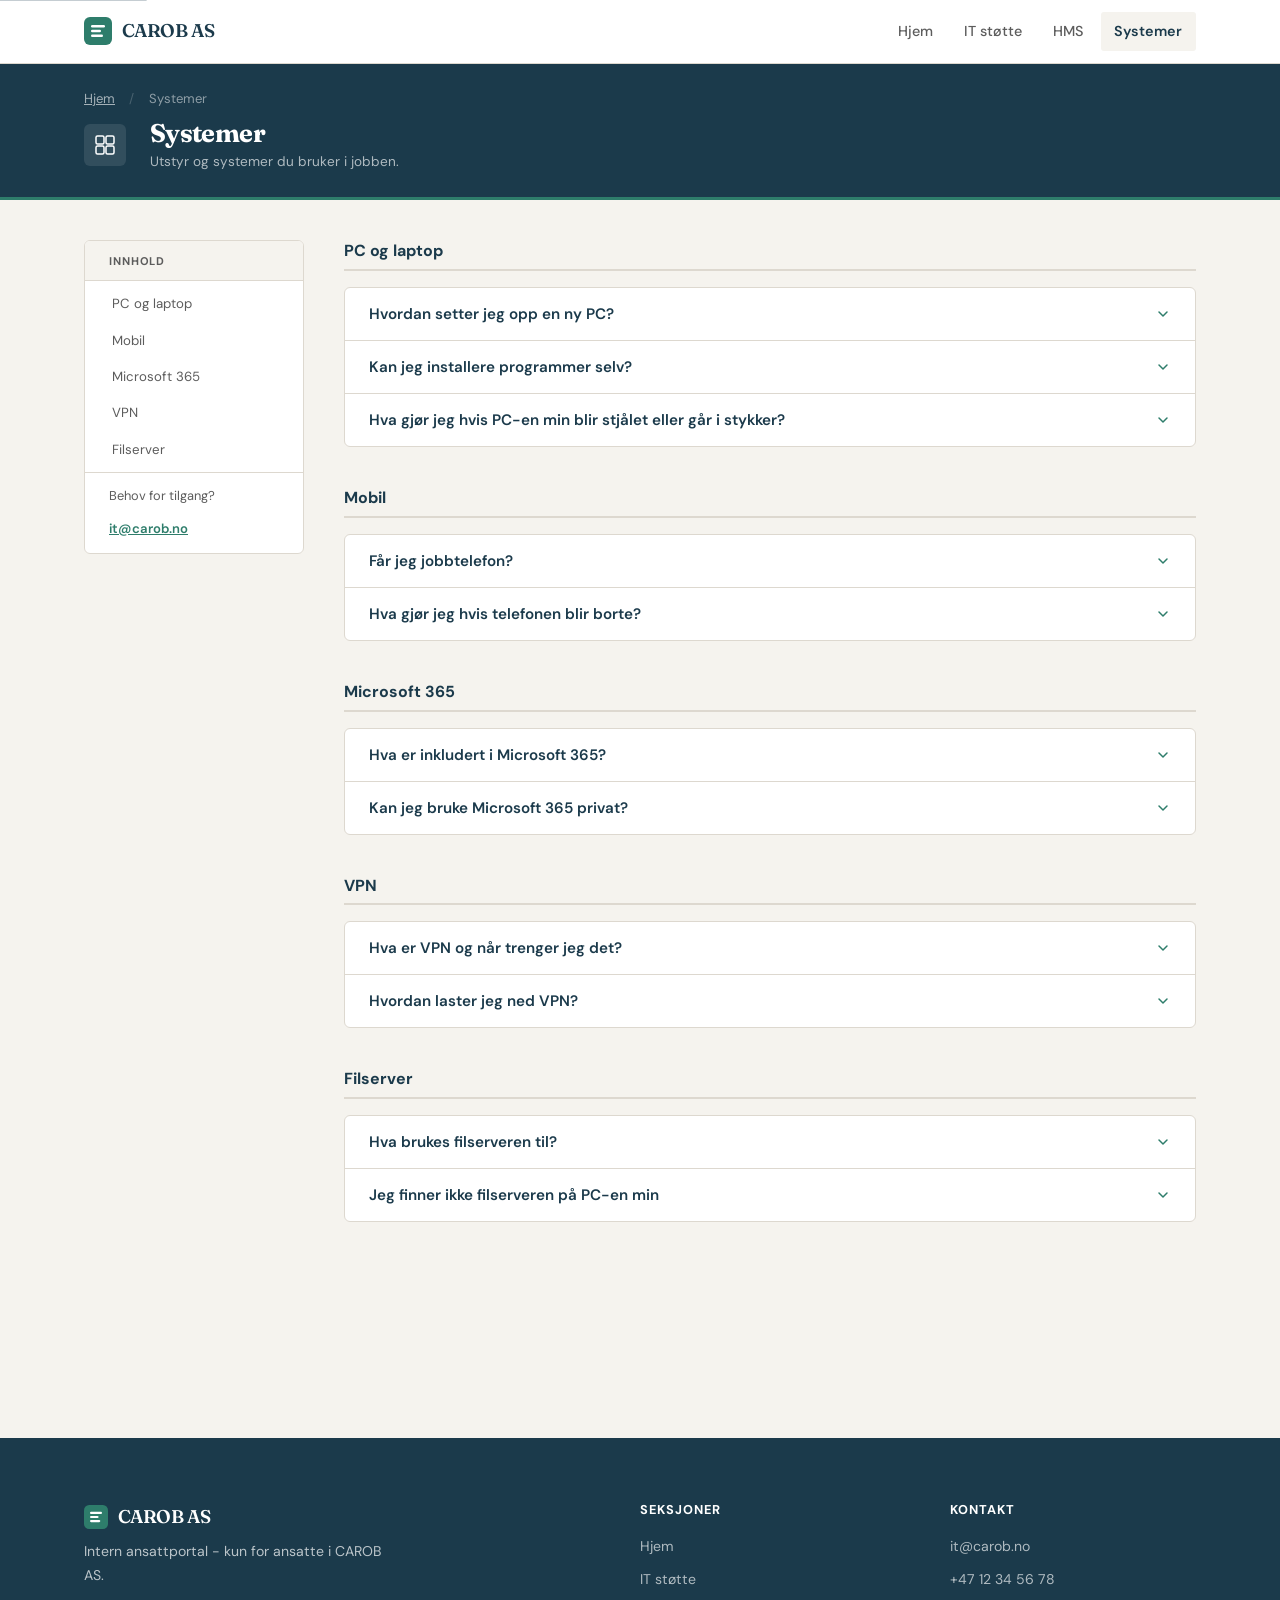
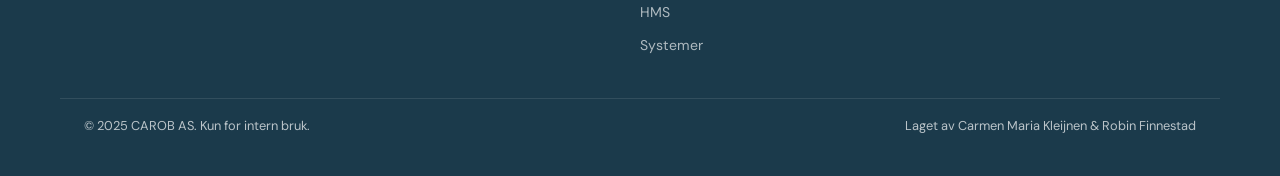
<file: rutiner.html>
<!DOCTYPE html>
<html lang="nb">
<head>
  <meta charset="UTF-8" />
  <meta name="viewport" content="width=device-width, initial-scale=1.0" />
  <meta name="description" content="Systemer og verktøy i CAROB AS." />
  <title>Systemer - CAROB AS</title>
  <link rel="stylesheet" href="styles.css" />
  <style>
    .page-header {
      background: var(--color-primary);
      border-bottom: 3px solid var(--color-accent);
      padding: var(--space-md) 0;
    }
    .page-header-inner { max-width: var(--max-width); margin: 0 auto; padding: 0 var(--space-md); }
    .page-header .breadcrumb { margin-bottom: 0.5rem; }
    .page-header-row { display: flex; align-items: center; gap: var(--space-md); flex-wrap: wrap; }
    .page-header-icon {
      width: 42px; height: 42px; background: rgba(255,255,255,0.1);
      border-radius: var(--radius); display: flex; align-items: center;
      justify-content: center; color: #fff; flex-shrink: 0;
    }
    .page-header h1 { color: #fff; font-size: clamp(1.25rem, 2.5vw, 1.6rem); margin-bottom: 0.15rem; }
    .page-header p { color: rgba(255,255,255,0.65); font-size: 0.85rem; max-width: none; }

    /* System cards */
    .system-card {
      background: var(--color-surface);
      border: 1px solid var(--color-border);
      border-radius: var(--radius);
      padding: var(--space-md);
    }
    .system-desc { font-size: 0.9rem; color: var(--color-text); margin-bottom: var(--space-sm); line-height: 1.6; }
    .system-meta { display: flex; gap: var(--space-md); flex-wrap: wrap; padding-top: var(--space-sm); border-top: 1px solid var(--color-border); }
    .system-meta-item { display: flex; flex-direction: column; gap: 0.15rem; }
    .meta-label { font-size: 0.7rem; font-weight: 700; text-transform: uppercase; letter-spacing: 0.07em; color: var(--color-muted); }
    .system-meta-item span:last-child { font-size: 0.85rem; color: var(--color-text); }

    /* Tokolonne-layout */
    .content-layout {
      max-width: var(--max-width);
      margin: 0 auto;
      padding: var(--space-lg) var(--space-md) var(--space-xl);
      display: grid;
      grid-template-columns: 220px 1fr;
      gap: var(--space-lg);
      align-items: start;
    }
    .content-sidebar { position: sticky; top: calc(var(--nav-height) + 1rem); }
    .sidebar-toc { background: var(--color-surface); border: 1px solid var(--color-border); border-radius: var(--radius); overflow: hidden; }
    .sidebar-toc-header { padding: 0.65rem var(--space-md); border-bottom: 1px solid var(--color-border); font-size: 0.7rem; font-weight: 700; text-transform: uppercase; letter-spacing: 0.08em; color: var(--color-muted); background: var(--color-bg); }
    .sidebar-toc ul { padding: 0.3rem 0; }
    .sidebar-toc li a { display: block; padding: 0.45rem var(--space-md); font-size: 0.83rem; color: var(--color-muted); border-left: 3px solid transparent; transition: color 0.12s, background 0.12s; }
    .sidebar-toc li a:hover { color: var(--color-primary); background: var(--color-bg); border-left-color: var(--color-accent); }
    .content-main { min-width: 0; }
    .content-section { margin-bottom: var(--space-lg); }
    .section-title {
      font-family: var(--font-body) !important;
      font-size: 1rem !important;
      font-weight: 700; letter-spacing: 0; line-height: 1.4;
      color: var(--color-primary);
      margin-bottom: var(--space-sm);
      padding-bottom: 0.4rem;
      border-bottom: 2px solid var(--color-border);
    }
    @media (max-width: 900px) {
      .content-layout { grid-template-columns: 1fr; }
      .content-sidebar { position: static; }
    }

    .sr-only{position:absolute;width:1px;height:1px;padding:0;margin:-1px;overflow:hidden;clip:rect(0,0,0,0);white-space:nowrap;border:0}
  </style>
</head>
<body data-page="systems">

  <a href="#main" class="skip-link">Hopp til innhold</a>

  <nav class="site-nav" aria-label="Hovednavigasjon">
    <div class="nav-inner">
      <a href="index.html" class="nav-logo" aria-label="CAROB AS - til forsiden">
        <svg width="28" height="28" viewBox="0 0 28 28" fill="none" aria-hidden="true">
          <rect width="28" height="28" rx="6" fill="#2E7D6B"/>
          <rect x="7" y="8" width="14" height="2.5" rx="1.25" fill="white"/>
          <rect x="7" y="12.75" width="10" height="2.5" rx="1.25" fill="white"/>
          <rect x="7" y="17.5" width="12" height="2.5" rx="1.25" fill="white"/>
        </svg>
        CAROB AS
      </a>
      <ul class="nav-links" role="list">
        <li><a href="index.html">Hjem</a></li>
        <li><a href="it-support.html">IT støtte</a></li>
        <li><a href="hms.html">HMS</a></li>
        <li><a href="rutiner.html" aria-current="page">Systemer</a></li>
      </ul>
      <button class="nav-toggle" aria-expanded="false" aria-controls="nav-links" aria-label="Åpne meny">
        <svg width="22" height="22" viewBox="0 0 22 22" fill="none" aria-hidden="true">
          <rect x="2" y="5" width="18" height="2" rx="1" fill="currentColor"/>
          <rect x="2" y="10" width="18" height="2" rx="1" fill="currentColor"/>
          <rect x="2" y="15" width="18" height="2" rx="1" fill="currentColor"/>
        </svg>
      </button>
    </div>
  </nav>

  <header class="page-header" role="banner">
    <div class="page-header-inner">
      <nav aria-label="Brødsmule" class="breadcrumb">
        <a href="index.html" style="color:rgba(255,255,255,0.6);font-size:0.82rem;">Hjem</a>
        <span style="color:rgba(255,255,255,0.4);margin:0 0.5rem;">/</span>
        <span style="color:#fff;font-size:0.82rem;">Systemer</span>
      </nav>
      <div class="page-header-row">
        <div class="page-header-icon" aria-hidden="true">
          <svg width="22" height="22" viewBox="0 0 22 22" fill="none"><rect x="2" y="2" width="8" height="8" rx="1.5" stroke="currentColor" stroke-width="1.5"/><rect x="12" y="2" width="8" height="8" rx="1.5" stroke="currentColor" stroke-width="1.5"/><rect x="2" y="12" width="8" height="8" rx="1.5" stroke="currentColor" stroke-width="1.5"/><rect x="12" y="12" width="8" height="8" rx="1.5" stroke="currentColor" stroke-width="1.5"/></svg>
        </div>
        <div>
          <h1>Systemer</h1>
          <p>Utstyr og systemer du bruker i jobben.</p>
        </div>
      </div>
    </div>
  </header>

  <div class="content-layout">
    <aside class="content-sidebar" aria-label="Innholdsfortegnelse">
      <div class="sidebar-toc">
        <div class="sidebar-toc-header">Innhold</div>
        <ul id="cms-sidebar-nav"></ul>
        <div style="padding: 0.75rem var(--space-md); border-top: 1px solid var(--color-border);">
          <p style="font-size:0.8rem; color:var(--color-muted); margin-bottom:0.5rem;">Behov for tilgang?</p>
          <a href="mailto:it@carob.no" style="font-size:0.82rem; color:var(--color-accent); font-weight:600; text-decoration:underline;">it@carob.no</a>
        </div>
      </div>
    </aside>

    <main id="main" class="content-main">
      <div id="cms-accordion"></div>
    </main>
  </div>

  <footer class="site-footer" role="contentinfo">
    <div class="footer-inner">
      <div class="footer-brand">
        <a href="index.html" class="nav-logo" style="color:#fff;">
          <svg width="24" height="24" viewBox="0 0 28 28" fill="none" aria-hidden="true"><rect width="28" height="28" rx="6" fill="#2E7D6B"/><rect x="7" y="8" width="14" height="2.5" rx="1.25" fill="white"/><rect x="7" y="12.75" width="10" height="2.5" rx="1.25" fill="white"/><rect x="7" y="17.5" width="12" height="2.5" rx="1.25" fill="white"/></svg>
          CAROB AS
        </a>
        <p>Intern ansattportal - kun for ansatte i CAROB AS.</p>
      </div>
      <div class="footer-col">
        <h4>Seksjoner</h4>
        <ul>
          <li><a href="index.html">Hjem</a></li>
          <li><a href="it-support.html">IT støtte</a></li>
          <li><a href="hms.html">HMS</a></li>
          <li><a href="rutiner.html">Systemer</a></li>
        </ul>
      </div>
      <div class="footer-col">
        <h4>Kontakt</h4>
        <ul>
          <li><a href="mailto:it@carob.no">it@carob.no</a></li>
          <li><a href="tel:+4712345678">+47 12 34 56 78</a></li>
        </ul>
      </div>
    </div>
    <div class="footer-bottom">
      <span>&copy; 2025 CAROB AS. Kun for intern bruk.</span>
      <span>Laget av Carmen Maria Kleijnen &amp; Robin Finnestad</span>
    </div>
  </footer>

  <script src="loader.js"></script>

</body>
</html>
</file>
<file: styles.css>
/* ============================================
   AnsattPortalen - Delt stilark
   WCAG 2.1 AA kompatibel
   ============================================ */

@import url('https://fonts.googleapis.com/css2?family=Fraunces:ital,opsz,wght@0,9..144,300;0,9..144,600;0,9..144,700;1,9..144,300&family=DM+Sans:wght@300;400;500;600&display=swap');

/* --- Tokens --- */
:root {
  --font-display: 'Fraunces', Georgia, serif;
  --font-body: 'DM Sans', system-ui, sans-serif;

  --color-bg:        #F5F3EE;
  --color-surface:   #FFFFFF;
  --color-border:    #DDD8CF;
  --color-primary:   #1B3A4B;
  --color-primary-light: #2A5470;
  --color-accent:    #2E7D6B;
  --color-accent-bg: #EAF4F1;
  --color-text:      #1A1A1A;
  --color-muted:     #5C5C5C;
  --color-danger:    #B91C1C;

  --radius-sm: 3px;
  --radius:    6px;

  --space-xs:  0.5rem;
  --space-sm:  1rem;
  --space-md:  1.5rem;
  --space-lg:  2.5rem;
  --space-xl:  4rem;
  --space-2xl: 7rem;

  --max-width: 1160px;
  --nav-height: 64px;
}

/* --- Reset --- */
*, *::before, *::after { box-sizing: border-box; margin: 0; padding: 0; }

html {
  scroll-behavior: smooth;
  font-size: 16px;
}

body {
  font-family: var(--font-body);
  background-color: var(--color-bg);
  color: var(--color-text);
  line-height: 1.65;
  -webkit-font-smoothing: antialiased;
}

img { display: block; max-width: 100%; }
a  { color: inherit; text-decoration: none; }
ul { list-style: none; }

/* --- Tilgjengelighet: skip-link --- */
.skip-link {
  position: absolute;
  top: 0; left: 0;
  background: var(--color-primary);
  color: #fff;
  padding: 0.75rem 1.25rem;
  font-size: 0.9rem;
  font-weight: 600;
  z-index: 9999;
  transform: translateY(-100%);
  transition: transform 0.15s;
  border-radius: 0 0 var(--radius) 0;
}
.skip-link:focus { transform: translateY(0); }

/* --- Fokus (WCAG 2.4.7) --- */
:focus-visible {
  outline: 3px solid var(--color-accent);
  outline-offset: 3px;
  border-radius: var(--radius-sm);
}

/* ============================================
   NAVIGASJON
   ============================================ */
.site-nav {
  position: sticky;
  top: 0;
  z-index: 100;
  background: var(--color-surface);
  border-bottom: 1px solid var(--color-border);
  height: var(--nav-height);
}

.nav-inner {
  max-width: var(--max-width);
  margin: 0 auto;
  padding: 0 var(--space-md);
  height: 100%;
  display: flex;
  align-items: center;
  justify-content: space-between;
  gap: var(--space-md);
}

.nav-logo {
  display: flex;
  align-items: center;
  gap: 0.6rem;
  font-family: var(--font-display);
  font-weight: 600;
  font-size: 1.15rem;
  color: var(--color-primary);
  letter-spacing: -0.02em;
}

.nav-logo svg {
  flex-shrink: 0;
}

.nav-links {
  display: flex;
  align-items: center;
  gap: 0.25rem;
}

.nav-links a {
  display: block;
  padding: 0.5rem 0.85rem;
  font-size: 0.9rem;
  font-weight: 500;
  color: var(--color-muted);
  border-radius: var(--radius-sm);
  transition: color 0.15s, background 0.15s;
}

.nav-links a:hover,
.nav-links a[aria-current="page"] {
  color: var(--color-primary);
  background: var(--color-bg);
}

.nav-links a[aria-current="page"] {
  font-weight: 600;
}

.nav-toggle {
  display: none;
  background: none;
  border: none;
  cursor: pointer;
  padding: 0.5rem;
  color: var(--color-primary);
  border-radius: var(--radius-sm);
}

/* ============================================
   LAYOUT UTILITIES
   ============================================ */
.container {
  max-width: var(--max-width);
  margin: 0 auto;
  padding: 0 var(--space-md);
}

.section {
  padding: var(--space-xl) 0;
}

.section--lg {
  padding: var(--space-2xl) 0;
}

/* ============================================
   TYPOGRAFI
   ============================================ */
h1, h2, h3, h4, h5, h6 {
  font-family: var(--font-display);
  line-height: 1.2;
  letter-spacing: -0.025em;
  color: var(--color-primary);
}

h1 { font-size: clamp(2.2rem, 5vw, 3.5rem); font-weight: 700; }
h2 { font-size: clamp(1.6rem, 3vw, 2.2rem); font-weight: 600; }
h3 { font-size: 1.25rem; font-weight: 600; }
h4 { font-size: 1rem; font-weight: 600; font-family: var(--font-body); }

p { max-width: 65ch; }

.text-muted { color: var(--color-muted); font-size: 0.95rem; }
.text-center { text-align: center; }
.text-center p { margin-left: auto; margin-right: auto; }

.label {
  display: inline-block;
  font-size: 0.75rem;
  font-weight: 600;
  letter-spacing: 0.08em;
  text-transform: uppercase;
  color: var(--color-accent);
  margin-bottom: var(--space-xs);
}

/* ============================================
   KNAPPER
   ============================================ */
.btn {
  display: inline-flex;
  align-items: center;
  gap: 0.5rem;
  padding: 0.7rem 1.4rem;
  font-family: var(--font-body);
  font-size: 0.9rem;
  font-weight: 600;
  border-radius: var(--radius);
  border: 2px solid transparent;
  cursor: pointer;
  transition: background 0.15s, transform 0.12s, box-shadow 0.12s;
  min-height: 44px;
  text-decoration: none;
}

.btn:hover  { transform: translateY(-1px); box-shadow: 0 4px 16px rgba(0,0,0,0.1); }
.btn:active { transform: translateY(0); }

.btn--primary {
  background: var(--color-primary);
  color: #fff;
}
.btn--primary:hover { background: var(--color-primary-light); }

.btn--outline {
  background: transparent;
  border-color: var(--color-border);
  color: var(--color-primary);
}
.btn--outline:hover { border-color: var(--color-primary); background: var(--color-bg); }

.btn--accent {
  background: var(--color-accent);
  color: #fff;
}
.btn--accent:hover { background: #256358; }

/* ============================================
   HERO
   ============================================ */
.hero {
  background: var(--color-primary);
  color: #fff;
  padding: var(--space-2xl) 0;
  overflow: hidden;
  position: relative;
}

.hero::after {
  content: '';
  position: absolute;
  bottom: -1px; left: 0; right: 0;
  height: 48px;
  background: var(--color-bg);
  clip-path: ellipse(55% 100% at 50% 100%);
}

.hero-inner {
  max-width: var(--max-width);
  margin: 0 auto;
  padding: 0 var(--space-md);
  display: grid;
  grid-template-columns: 1fr 1fr;
  gap: var(--space-xl);
  align-items: center;
}

.hero-text h1 {
  color: #fff;
  margin-bottom: var(--space-md);
}

.hero-text p {
  color: rgba(255,255,255,0.8);
  font-size: 1.05rem;
  margin-bottom: var(--space-lg);
}

.hero-actions {
  display: flex;
  gap: var(--space-sm);
  flex-wrap: wrap;
}

.hero-card {
  background: rgba(255,255,255,0.07);
  border: 1px solid rgba(255,255,255,0.15);
  border-radius: var(--radius);
  padding: var(--space-lg);
}

.hero-card h3 {
  color: #fff;
  margin-bottom: var(--space-sm);
  font-size: 1rem;
}

.hero-card-links {
  display: flex;
  flex-direction: column;
  gap: 0.5rem;
}

.hero-card-links a {
  display: flex;
  align-items: center;
  justify-content: space-between;
  padding: 0.7rem 1rem;
  background: rgba(255,255,255,0.06);
  border: 1px solid rgba(255,255,255,0.1);
  border-radius: var(--radius-sm);
  color: rgba(255,255,255,0.9);
  font-size: 0.9rem;
  font-weight: 500;
  transition: background 0.15s;
}

.hero-card-links a:hover {
  background: rgba(255,255,255,0.14);
}

/* ============================================
   SNARVEISKORT
   ============================================ */
.shortcuts {
  padding: var(--space-xl) 0;
}

.shortcuts-grid {
  display: grid;
  grid-template-columns: repeat(auto-fit, minmax(220px, 1fr));
  gap: var(--space-sm);
}

.shortcut-card {
  display: flex;
  flex-direction: column;
  gap: var(--space-xs);
  padding: var(--space-md);
  background: var(--color-surface);
  border: 1px solid var(--color-border);
  border-radius: var(--radius);
  text-decoration: none;
  color: var(--color-text);
  transition: border-color 0.15s, transform 0.15s, box-shadow 0.15s;
}

.shortcut-card:hover {
  border-color: var(--color-accent);
  transform: translateY(-2px);
  box-shadow: 0 6px 20px rgba(0,0,0,0.07);
}

.shortcut-icon {
  width: 40px; height: 40px;
  display: flex; align-items: center; justify-content: center;
  background: var(--color-accent-bg);
  border-radius: var(--radius-sm);
  color: var(--color-accent);
}

.shortcut-card h3 {
  font-family: var(--font-body);
  font-size: 0.95rem;
  font-weight: 600;
  color: var(--color-primary);
}

.shortcut-card p {
  font-size: 0.85rem;
  color: var(--color-muted);
  max-width: none;
}

/* ============================================
   INNHOLDSSEKSJON (to kolonner)
   ============================================ */
.content-split {
  display: grid;
  grid-template-columns: 2fr 3fr;
  gap: var(--space-xl);
  align-items: start;
}

.content-split--reverse {
  grid-template-columns: 3fr 2fr;
}

.section-header {
  margin-bottom: var(--space-lg);
}

.section-header h2 {
  margin-bottom: 0.5rem;
}

/* ============================================
   KORT / LISTER
   ============================================ */
.card {
  background: var(--color-surface);
  border: 1px solid var(--color-border);
  border-radius: var(--radius);
  padding: var(--space-md);
}

.card--accent {
  border-left: 3px solid var(--color-accent);
}

.card + .card { margin-top: var(--space-sm); }

.card h3 {
  font-family: var(--font-body);
  font-size: 1rem;
  font-weight: 600;
  color: var(--color-primary);
  margin-bottom: 0.4rem;
}

.card p {
  font-size: 0.9rem;
  color: var(--color-muted);
}

.info-list {
  display: flex;
  flex-direction: column;
  gap: var(--space-sm);
}

.info-list li {
  display: flex;
  align-items: flex-start;
  gap: var(--space-sm);
  padding: var(--space-sm) 0;
  border-bottom: 1px solid var(--color-border);
  font-size: 0.93rem;
}

.info-list li:last-child { border-bottom: none; }

.info-list .icon {
  width: 32px; height: 32px;
  flex-shrink: 0;
  display: flex; align-items: center; justify-content: center;
  background: var(--color-accent-bg);
  border-radius: var(--radius-sm);
  color: var(--color-accent);
  margin-top: 2px;
}

/* ============================================
   ACCORDION / FAQ
   ============================================ */
.accordion {
  border: 1px solid var(--color-border);
  border-radius: var(--radius);
  overflow: hidden;
  background: var(--color-surface);
}

.accordion-item {
  border-bottom: 1px solid var(--color-border);
}

.accordion-item:last-child { border-bottom: none; }

.accordion-btn {
  width: 100%;
  display: flex;
  align-items: center;
  justify-content: space-between;
  gap: var(--space-sm);
  padding: var(--space-sm) var(--space-md);
  background: none;
  border: none;
  cursor: pointer;
  font-family: var(--font-body);
  font-size: 0.95rem;
  font-weight: 600;
  color: var(--color-primary);
  text-align: left;
  min-height: 44px;
  transition: background 0.12s;
}

.accordion-btn:hover { background: var(--color-bg); }

.accordion-btn svg {
  flex-shrink: 0;
  transition: transform 0.2s;
  color: var(--color-accent);
}

.accordion-btn[aria-expanded="true"] svg {
  transform: rotate(180deg);
}

.accordion-body {
  padding: 0 var(--space-md) var(--space-md);
  font-size: 0.92rem;
  color: var(--color-muted);
  display: none;
}

.accordion-body.open { display: block; }

.accordion-body p + p { margin-top: 0.5rem; }
.accordion-body ul  { padding-left: 1.2rem; list-style: disc; margin-top: 0.5rem; }
.accordion-body li  { margin-bottom: 0.3rem; }

/* ============================================
   KONTAKT-BOKS
   ============================================ */
.contact-box {
  background: var(--color-accent-bg);
  border: 1px solid #B8DDD7;
  border-radius: var(--radius);
  padding: var(--space-lg);
}

.contact-box h3 {
  font-family: var(--font-body);
  font-size: 1rem;
  font-weight: 700;
  color: var(--color-primary);
  margin-bottom: var(--space-sm);
}

.contact-row {
  display: flex;
  align-items: center;
  gap: 0.75rem;
  padding: 0.6rem 0;
  font-size: 0.9rem;
  border-bottom: 1px solid #C8E5DF;
}

.contact-row:last-child { border-bottom: none; }

.contact-row svg { color: var(--color-accent); flex-shrink: 0; }

.contact-row a {
  color: var(--color-accent);
  font-weight: 500;
  text-decoration: underline;
  text-underline-offset: 2px;
}

/* ============================================
   VARSELSBANNER
   ============================================ */
.alert {
  display: flex;
  gap: var(--space-sm);
  padding: var(--space-sm) var(--space-md);
  border-radius: var(--radius);
  font-size: 0.9rem;
  margin-bottom: var(--space-md);
}

.alert--info {
  background: #EAF4F1;
  border: 1px solid #B8DDD7;
  color: #1B3A4B;
}

.alert--warning {
  background: #FEF9EC;
  border: 1px solid #F2D97A;
  color: #5C4000;
}

.alert svg { flex-shrink: 0; margin-top: 2px; }

/* ============================================
   TABELL
   ============================================ */
.table-wrap { overflow-x: auto; }

table {
  width: 100%;
  border-collapse: collapse;
  font-size: 0.9rem;
  background: var(--color-surface);
  border-radius: var(--radius);
  overflow: hidden;
  border: 1px solid var(--color-border);
}

thead {
  background: var(--color-primary);
  color: #fff;
}

thead th {
  padding: 0.75rem 1rem;
  font-weight: 600;
  font-size: 0.85rem;
  text-align: left;
  letter-spacing: 0.03em;
}

tbody tr { border-bottom: 1px solid var(--color-border); }
tbody tr:last-child { border-bottom: none; }
tbody tr:nth-child(even) { background: #F9F8F5; }
tbody tr:hover { background: var(--color-accent-bg); }

tbody td { padding: 0.75rem 1rem; color: var(--color-text); }

/* ============================================
   SIDETITTEL (indre sider)
   ============================================ */
.page-hero {
  background: var(--color-primary);
  padding: var(--space-xl) 0 var(--space-lg);
  color: #fff;
}

.page-hero .label { color: rgba(255,255,255,0.6); }

.page-hero h1 {
  color: #fff;
  font-size: clamp(1.8rem, 4vw, 2.8rem);
  margin-bottom: 0.5rem;
}

.page-hero p {
  color: rgba(255,255,255,0.75);
  font-size: 1rem;
}

/* ============================================
   BREADCRUMB
   ============================================ */
.breadcrumb {
  display: flex;
  align-items: center;
  gap: 0.4rem;
  font-size: 0.82rem;
  color: rgba(255,255,255,0.6);
  margin-bottom: var(--space-sm);
}

.breadcrumb a { color: rgba(255,255,255,0.7); text-decoration: underline; }
.breadcrumb a:hover { color: #fff; }
.breadcrumb span { opacity: 0.5; }

/* ============================================
   INNHOLDSOVERSIKT (sidebar)
   ============================================ */
.page-layout {
  display: grid;
  grid-template-columns: 240px 1fr;
  gap: var(--space-xl);
  align-items: start;
}

.sidebar {
  position: sticky;
  top: calc(var(--nav-height) + 1.5rem);
}

.sidebar-nav {
  background: var(--color-surface);
  border: 1px solid var(--color-border);
  border-radius: var(--radius);
  overflow: hidden;
}

.sidebar-nav h4 {
  padding: var(--space-sm) var(--space-md);
  font-size: 0.75rem;
  text-transform: uppercase;
  letter-spacing: 0.08em;
  color: var(--color-muted);
  background: var(--color-bg);
  border-bottom: 1px solid var(--color-border);
}

.sidebar-nav ul { padding: 0.4rem 0; }

.sidebar-nav li a {
  display: block;
  padding: 0.55rem var(--space-md);
  font-size: 0.88rem;
  color: var(--color-muted);
  transition: color 0.12s, background 0.12s;
  border-left: 3px solid transparent;
}

.sidebar-nav li a:hover {
  color: var(--color-primary);
  background: var(--color-bg);
}

.sidebar-nav li a.active {
  color: var(--color-accent);
  border-left-color: var(--color-accent);
  background: var(--color-accent-bg);
  font-weight: 600;
}

/* ============================================
   STATUSINDIKATOR
   ============================================ */
.status-badge {
  display: inline-flex;
  align-items: center;
  gap: 0.35rem;
  padding: 0.2rem 0.6rem;
  border-radius: 99px;
  font-size: 0.75rem;
  font-weight: 600;
}

.status-badge::before {
  content: '';
  width: 6px; height: 6px;
  border-radius: 50%;
  background: currentColor;
}

.status-badge--ok      { color: #166534; background: #DCFCE7; }
.status-badge--warning { color: #92400E; background: #FEF3C7; }
.status-badge--error   { color: #991B1B; background: #FEE2E2; }

/* ============================================
   FOTER
   ============================================ */
.site-footer {
  background: var(--color-primary);
  color: rgba(255,255,255,0.7);
  padding: var(--space-xl) 0 var(--space-lg);
  margin-top: var(--space-2xl);
}

.footer-inner {
  max-width: var(--max-width);
  margin: 0 auto;
  padding: 0 var(--space-md);
  display: grid;
  grid-template-columns: 2fr 1fr 1fr;
  gap: var(--space-xl);
}

.footer-brand p {
  font-size: 0.88rem;
  max-width: 32ch;
  margin-top: var(--space-xs);
}

.footer-col h4 {
  font-family: var(--font-body);
  font-size: 0.8rem;
  font-weight: 700;
  text-transform: uppercase;
  letter-spacing: 0.08em;
  color: #fff;
  margin-bottom: var(--space-sm);
}

.footer-col ul { display: flex; flex-direction: column; gap: 0.4rem; }

.footer-col a {
  font-size: 0.88rem;
  color: rgba(255,255,255,0.65);
  transition: color 0.12s;
}

.footer-col a:hover { color: #fff; }

.footer-bottom {
  max-width: var(--max-width);
  margin: var(--space-lg) auto 0;
  padding: var(--space-sm) var(--space-md) 0;
  border-top: 1px solid rgba(255,255,255,0.1);
  display: flex;
  align-items: center;
  justify-content: space-between;
  font-size: 0.8rem;
  gap: var(--space-md);
  flex-wrap: wrap;
}

/* ============================================
   MOBILRESPONS
   ============================================ */
@media (max-width: 900px) {
  .hero-inner       { grid-template-columns: 1fr; }
  .hero-card        { display: none; }
  .content-split,
  .content-split--reverse { grid-template-columns: 1fr; }
  .footer-inner     { grid-template-columns: 1fr 1fr; }
  .page-layout      { grid-template-columns: 1fr; }
  .sidebar          { position: static; }
}

@media (max-width: 620px) {
  .nav-links        { display: none; flex-direction: column; position: absolute; top: var(--nav-height); left: 0; right: 0; background: var(--color-surface); border-bottom: 1px solid var(--color-border); padding: var(--space-sm) var(--space-md); }
  .nav-links.open   { display: flex; }
  .nav-toggle       { display: flex; }
  .hero-actions     { flex-direction: column; }
  .footer-inner     { grid-template-columns: 1fr; gap: var(--space-lg); }
  .shortcuts-grid   { grid-template-columns: 1fr 1fr; }
  h1 { font-size: 2rem; }
}

/* ============================================
   INNHOLDSOPPSETT (indre sider med sidebar)
   ============================================ */
.content-layout {
  max-width: var(--max-width);
  margin: 0 auto;
  padding: var(--space-lg) var(--space-md) var(--space-xl);
  display: grid;
  grid-template-columns: 240px 1fr;
  gap: var(--space-lg);
  align-items: start;
}

.content-sidebar {
  position: sticky;
  top: calc(var(--nav-height) + 1rem);
}

.sidebar-toc {
  background: var(--color-surface);
  border: 1px solid var(--color-border);
  border-radius: var(--radius);
  overflow: hidden;
}

.sidebar-toc-header {
  padding: 0.75rem var(--space-md);
  border-bottom: 1px solid var(--color-border);
  font-size: 0.72rem;
  font-weight: 700;
  text-transform: uppercase;
  letter-spacing: 0.08em;
  color: var(--color-muted);
  background: var(--color-bg);
}

.sidebar-toc ul { padding: 0.4rem 0; }

.sidebar-toc li a {
  display: block;
  padding: 0.5rem var(--space-md);
  font-size: 0.85rem;
  color: var(--color-muted);
  transition: color 0.12s, background 0.12s;
  border-left: 3px solid transparent;
}

.sidebar-toc li a:hover {
  color: var(--color-primary);
  background: var(--color-bg);
  border-left-color: var(--color-accent);
}

.content-main { min-width: 0; }

.content-section { margin-bottom: var(--space-lg); }

.section-title {
  font-family: var(--font-body);
  font-size: 1.05rem;
  font-weight: 700;
  color: var(--color-primary);
  letter-spacing: 0;
  line-height: 1.4;
  margin-bottom: var(--space-sm);
  padding-bottom: 0.5rem;
  border-bottom: 2px solid var(--color-border);
}

@media (max-width: 900px) {
  .content-layout {
    grid-template-columns: 1fr;
  }
  .content-sidebar {
    position: static;
  }
}
</file>
